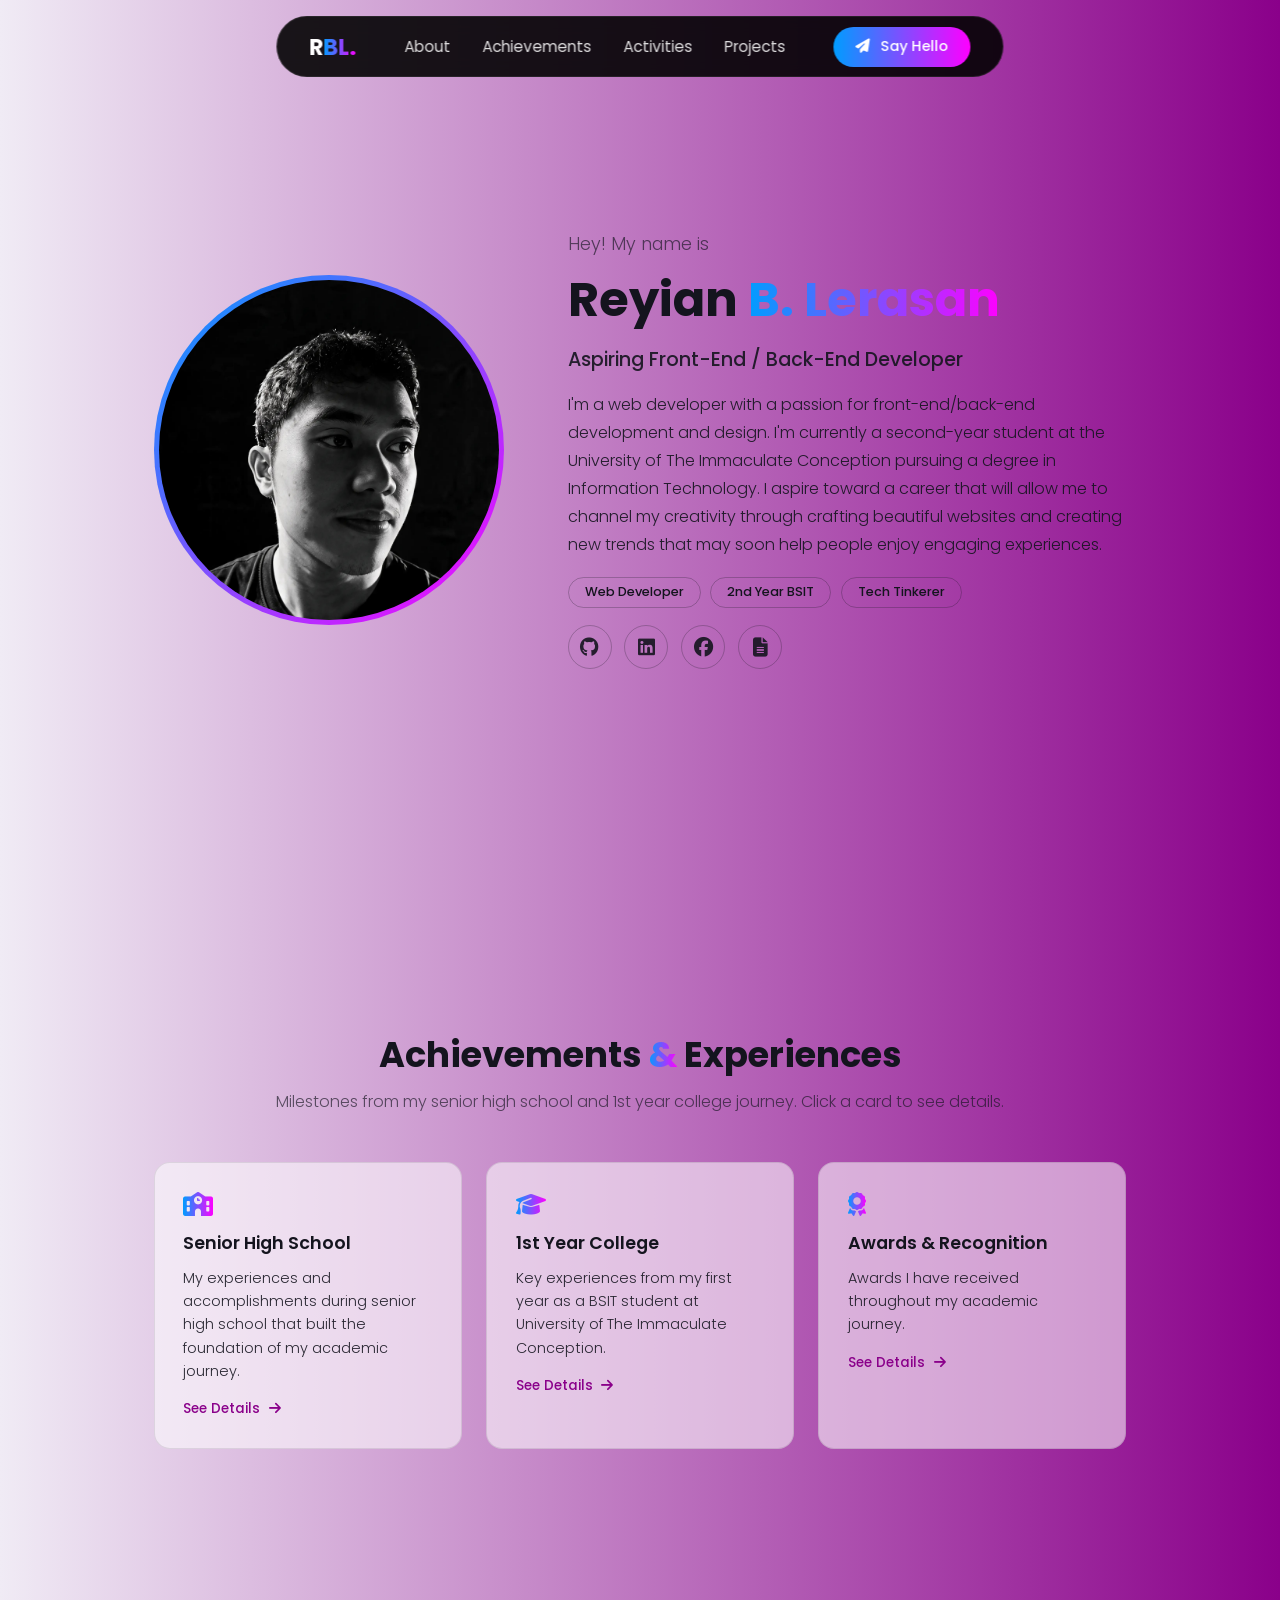
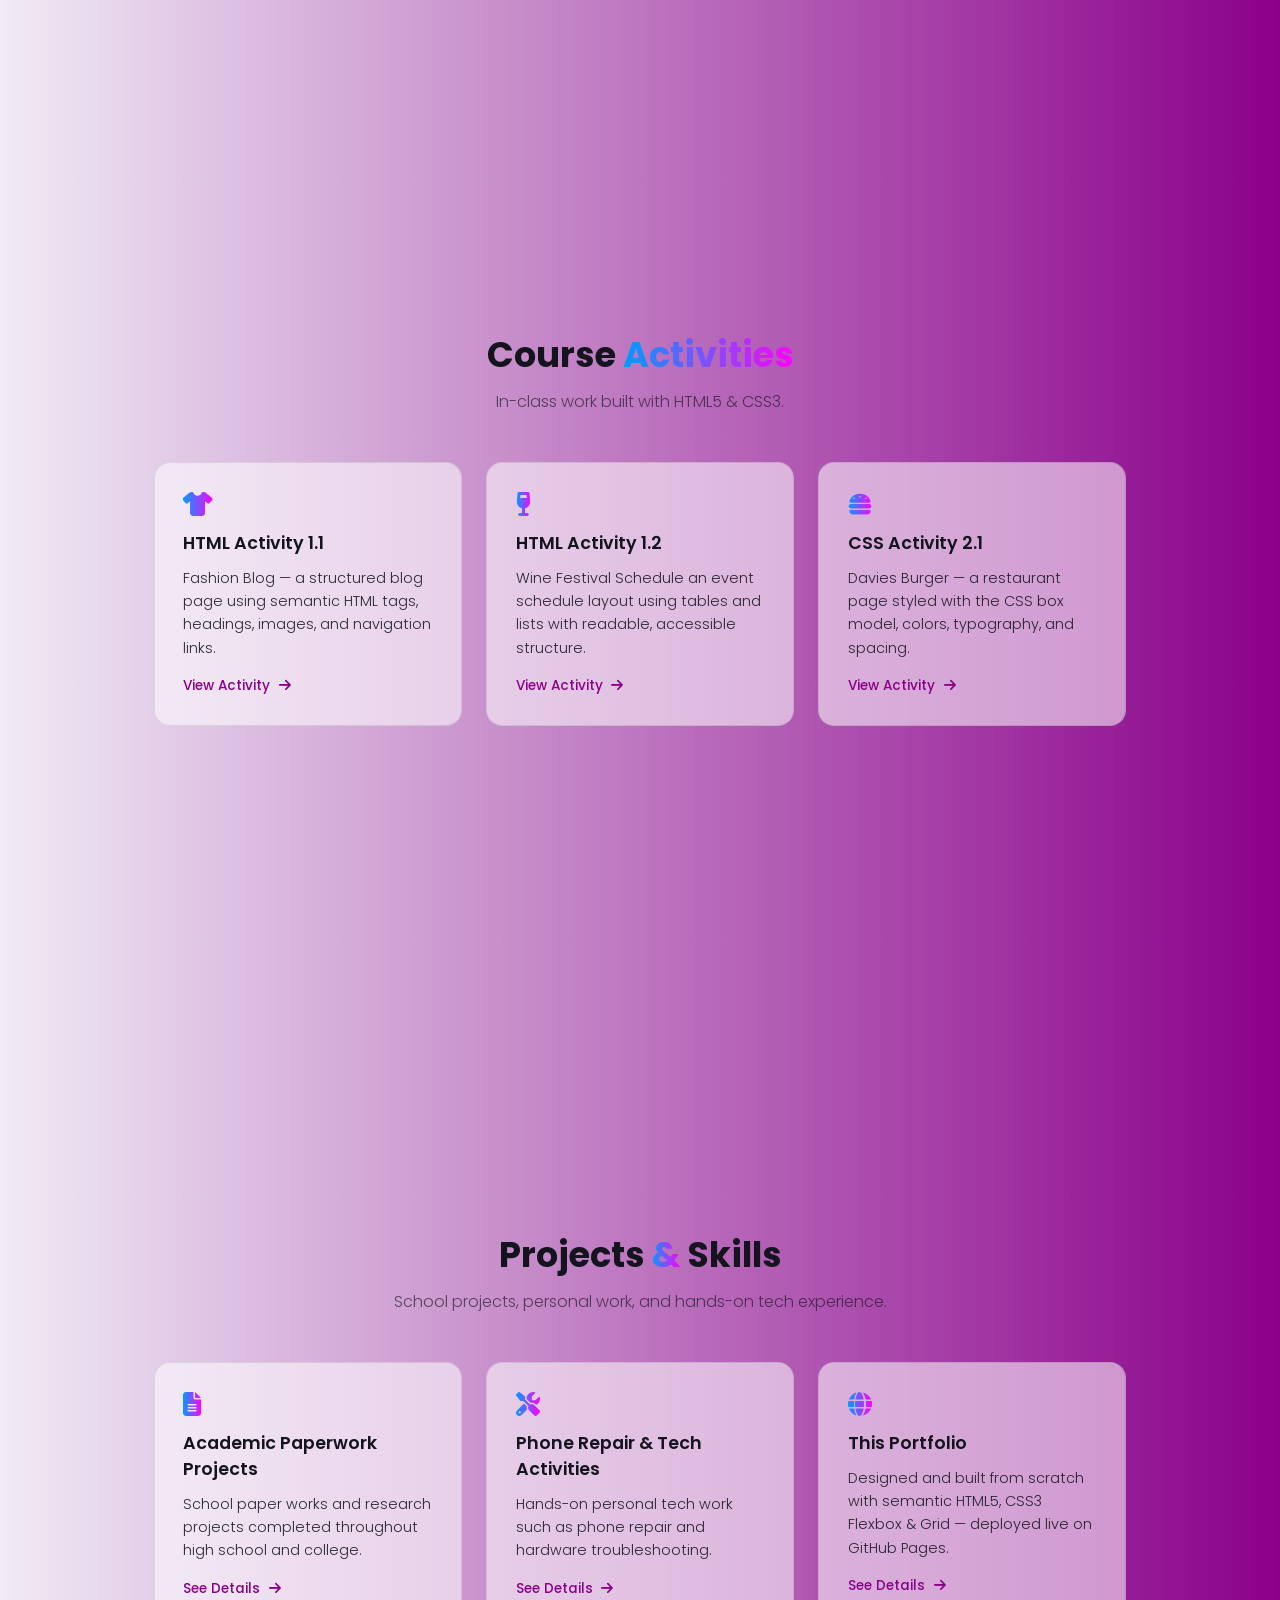
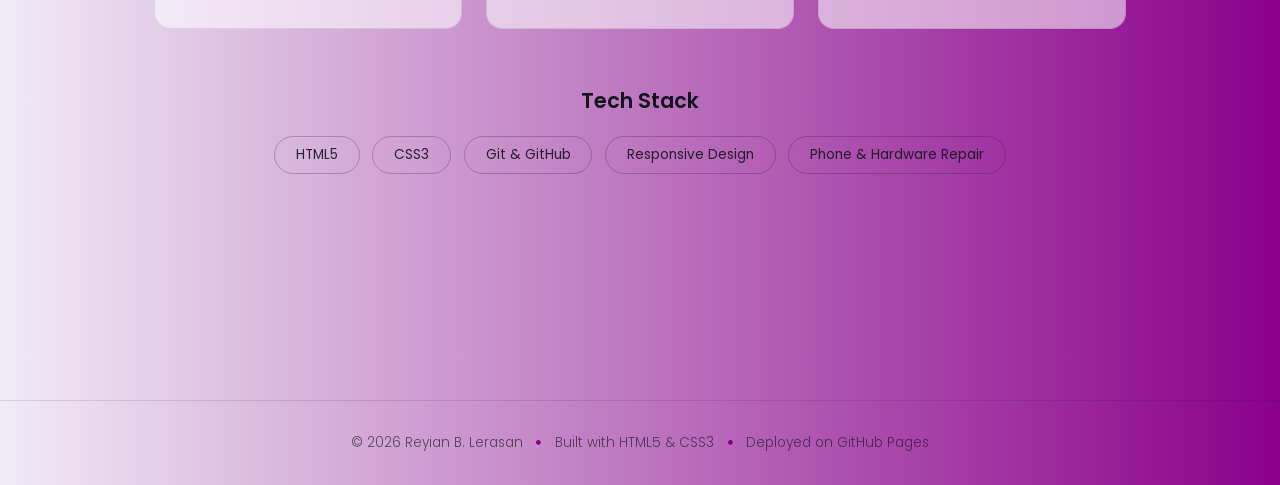
<file: index.html>
<!DOCTYPE html>
<html lang="en">
<head>
    <!-- ========== PAGE META ==========-->
        
    <meta charset="UTF-8">
    <meta name="viewport" content="width=device-width, initial-scale=1.0">
    <meta name="description" content="Personal portfolio of Reyian Lerasan — IT student at University of The Immaculate Conception, aspiring front-end/back-end developer.">
    <title>RBL | Portfolio</title>
    <!-- Google Font: Poppins -->
    <link rel="preconnect" href="https://fonts.googleapis.com"> <!-- Tells your browser to open a fast connection to Google's stylesheet server-->
    <link rel="preconnect" href="https://fonts.gstatic.com" crossorigin>
    <link href="https://fonts.googleapis.com/css2?family=Poppins:wght@300;400;500;600;700&display=swap" rel="stylesheet">
    <!-- Font Awesome 6 (CDN) — provides all icons on this site.
         Free icons only: solid (fa-solid) + brands (fa-brands). -->
    <link rel="stylesheet" href="https://cdnjs.cloudflare.com/ajax/libs/font-awesome/6.5.2/css/all.min.css">
    <link rel="stylesheet" href="style.css">
</head>
<body>

<!-- ================================================================
         HEADER / NAVIGATION
 ============================================================== -->

    <header class="header">
        <!-- Logo: RBL. -->
        <a href="#about" class="logo">R<span>BL.</span></a>

        <!-- ========== MOBILE BURGER TOGGLE ========== -->
        <input type="checkbox" id="menu-toggle">
        <label for="menu-toggle" class="burger" aria-label="Open navigation menu">
            <span></span>
            <span></span>
            <span></span>
        </label>

        <nav>
            <ul class="nav-list">
                <li><a href="#about">About</a></li>
                <li><a href="#achievements">Achievements</a></li>
                <li><a href="#activities">Activities</a></li>
                <li><a href="#projects">Projects</a></li>
                <!-- Drawer-only CTA: visible on mobile since .visit-btn hides -->
                <li class="nav-cta"><a href="mailto:rlerasan_24000000@uic.edu.ph"><i class="fa-solid fa-paper-plane"></i> Say Hello</a></li>
            </ul>
        </nav>
        <!-- CTA button — point href to your email -->
        <a href="mailto:rlerasan_24000000@uic.edu.ph" class="visit-btn"><i class="fa-solid fa-paper-plane"></i> Say Hello</a>
    </header>

    <!-- ================================================================
         ABOUT ME SECTION
         circular profile photo on the left, intro text on the right.
         ================================================================ -->
    <section id="about" class="about">
        <div class="about-container">

            <!-- ========== PROFILE PHOTO ========== -->
            <img src="system/profile.jpg" alt="Photo of Reyian Lerasan" class="profile-img">

            <div class="info-box">
                <p class="greeting">Hey! My name is</p>
                <!--  full name. The <span> gets the gradient color. -->
                <h1 class="name">Reyian <span>B. Lerasan</span></h1>
                <p class="tagline">Aspiring Front-End / Back-End Developer</p>

                <!-- ========== YOUR INTRODUCTION ========== -->
                <p class="bio">
                    I'm a web developer with a passion for front-end/back-end development
                    and design. I'm currently a second-year student at the
                    University of The Immaculate Conception pursuing a degree in
                    Information Technology. I aspire toward a career that will allow me
                    to channel my creativity through crafting beautiful websites and
                    creating new trends that may soon help people enjoy engaging experiences.
                </p>

                <!-- ========== SELF-PROCLAMATION BADGES ========== -->
                <ul class="badges">
                    <li>Web Developer</li>
                    <li>2nd Year BSIT</li>
                    <li>Tech Tinkerer</li>
                </ul>

                <!-- ========== SOCIAL LINKS (circle icons) ========== -->
                <div class="socials">
                    <a href="https://github.com/LerasanReyian" target="_blank" rel="noopener" aria-label="GitHub"><i class="fa-brands fa-github"></i></a>
                    <a href="https://www.linkedin.com/in/lerasan-b0b563327/" target="_blank" rel="noopener" aria-label="LinkedIn"><i class="fa-brands fa-linkedin"></i></a>
                    <a href="https://www.facebook.com/reyian.lerasan" target="_blank" rel="noopener" aria-label="Facebook"><i class="fa-brands fa-facebook"></i></a>
                    <!-- CV icon — opens the PDF in a new tab (browsers render
                         PDFs inline). Uses the fa-file-lines icon. -->
                    <a href="system/CV.pdf" target="_blank" rel="noopener" aria-label="View CV (PDF)"><i class="fa-solid fa-file-lines"></i></a>
                </div>
            </div>
        </div>
    </section>

    <!-- ================================================================
        ACHIEVEMENTS & EXPERIENCES SECTION
         ================================================================ -->
    <section id="achievements">
        <h2 class="section-title">Achievements <span>&amp;</span> Experiences</h2>
        <p class="section-sub">Milestones from my senior high school and 1st year college journey. Click a card to see details.</p>

        <div class="card-grid">
            <!-- ========== CARD: SENIOR HIGH SCHOOL ==========
                 Clicking this card opens achievements.html#shs —
                 a dedicated page with full details + place for proof. -->
            <a href="achievements.html#shs" target="_self" class="card">
                <i class="fa-solid fa-school card-icon"></i>
                <h3>Senior High School</h3>
                <p>My experiences and accomplishments during senior high school that built the foundation of my academic journey.</p>
                <span class="card-link">See Details <i class="fa-solid fa-arrow-right"></i></span>
            </a>

            <!-- ========== CARD: 1ST YEAR COLLEGE ==========
                 Links to achievements.html#college.-->
            <a href="achievements.html#college" target="_self" class="card">
                <i class="fa-solid fa-graduation-cap card-icon"></i>
                <h3>1st Year College</h3>
                <p>Key experiences from my first year as a BSIT student at University of The Immaculate Conception.</p>
                <span class="card-link">See Details <i class="fa-solid fa-arrow-right"></i></span>
            </a>

            <!-- ========== CARD: AWARDS ==========
                 Links to achievements.html#awards.-->
            <a href="achievements.html#awards" target="_self" class="card">
                <i class="fa-solid fa-award card-icon"></i>
                <h3>Awards &amp; Recognition</h3>
                <p>Awards I have received throughout my academic journey.</p>
                <span class="card-link">See Details <i class="fa-solid fa-arrow-right"></i></span>
            </a>
        </div>
    </section>

    <!-- ================================================================
         COURSE ACTIVITIES SECTION
         ================================================================ -->
    <section id="activities">
        <h2 class="section-title">Course <span>Activities</span></h2>
        <p class="section-sub">In-class work built with HTML5 &amp; CSS3.</p>

        <div class="card-grid">
            <!-- ========== HTML ACTIVITY 1.1 ==========
                 Fashion Blog link. -->
            <article class="card">
                <i class="fa-solid fa-shirt card-icon"></i>
                <h3>HTML Activity 1.1</h3>
                <p>Fashion Blog — a structured blog page using semantic HTML tags, headings, images, and navigation links.</p>
                <a href="https://lerasanreyian.github.io/Activity/index.html" target="_blank" rel="noopener" class="card-link">View Activity <i class="fa-solid fa-arrow-right"></i></a>
            </article>

            <!-- ========== HTML ACTIVITY 1.2 ==========
            Wine Festival Schedule link. -->
            <article class="card">
                <i class="fa-solid fa-wine-glass card-icon"></i>
                <h3>HTML Activity 1.2</h3>
                <p>Wine Festival Schedule  an event schedule layout using tables and lists with readable, accessible structure.</p>
                <a href="https://lerasanreyian.github.io/Activity/wineFestival.html" target="_blank" rel="noopener" class="card-link">View Activity <i class="fa-solid fa-arrow-right"></i></a>
            </article>

            <!-- ========== CSS ACTIVITY 2.1 ==========
             Davies Burger link. -->
            <article class="card">
                <i class="fa-solid fa-burger card-icon"></i>
                <h3>CSS Activity 2.1</h3>
                <p>Davies Burger — a restaurant page styled with the CSS box model, colors, typography, and spacing.</p>
                <a href="https://lerasanreyian.github.io/Activity/davies-burger-main/" target="_blank" rel="noopener" class="card-link">View Activity <i class="fa-solid fa-arrow-right"></i></a>
            </article>
        </div>
    </section>

    <!-- ========== PROJECTS & SKILLS SECTION ========== -->
    <section id="projects">
        <h2 class="section-title">Projects <span>&amp;</span> Skills</h2>
        <p class="section-sub">School projects, personal work, and hands-on tech experience.</p>

        <div class="card-grid">
            <!-- ========== CARD: PAPERWORK PROJECTS ==========
                 Clicking opens projects.html#paperworks with full details. -->
            <a href="projects.html#paperworks" target="_self" class="card">
                <i class="fa-solid fa-file-lines card-icon"></i>
                <h3>Academic Paperwork Projects</h3>
                <p>School paper works and research projects completed throughout high school and college.</p>
                <span class="card-link">See Details <i class="fa-solid fa-arrow-right"></i></span>
            </a>

            <!-- ========== CARD: PERSONAL TECH ACTIVITIES ==========
                 Links to projects.html#phone-repair. -->
            <a href="projects.html#phone-repair" target="_self" class="card">
                <i class="fa-solid fa-screwdriver-wrench card-icon"></i>
                <h3>Phone Repair &amp; Tech Activities</h3>
                <p>Hands-on personal tech work such as phone repair and hardware troubleshooting.</p>
                <span class="card-link">See Details <i class="fa-solid fa-arrow-right"></i></span>
            </a>

            <!-- ========== CARD: THIS PORTFOLIO ==========
                 Links to projects.html#portfolio for build details. -->
            <a href="projects.html#portfolio" target="_self" class="card">
                <i class="fa-solid fa-globe card-icon"></i>
                <h3>This Portfolio</h3>
                <p>Designed and built from scratch with semantic HTML5, CSS3 Flexbox &amp; Grid — deployed live on GitHub Pages.</p>
                <span class="card-link">See Details <i class="fa-solid fa-arrow-right"></i></span>
            </a>
        </div>

        <!-- ========== SKILLS TAG LIST ========== -->
        <div class="skills">
            <h3>Tech Stack</h3>
            <ul class="skill-list">
                <li>HTML5</li>
                <li>CSS3</li>
                <li>Git &amp; GitHub</li>
                <li>Responsive Design</li>
                <li>Phone &amp; Hardware Repair</li>
            </ul>
        </div>
    </section>

    <!-- ========== FOOTER ==========
          Update the name/year. -->
    <footer class="footer">
        <p>&copy; 2026 Reyian B. Lerasan <i class="fa-solid fa-circle footer-dot"></i> Built with HTML5 &amp; CSS3 <i class="fa-solid fa-circle footer-dot"></i> Deployed on GitHub Pages</p>
    </footer>

</body>
</html>
</file>
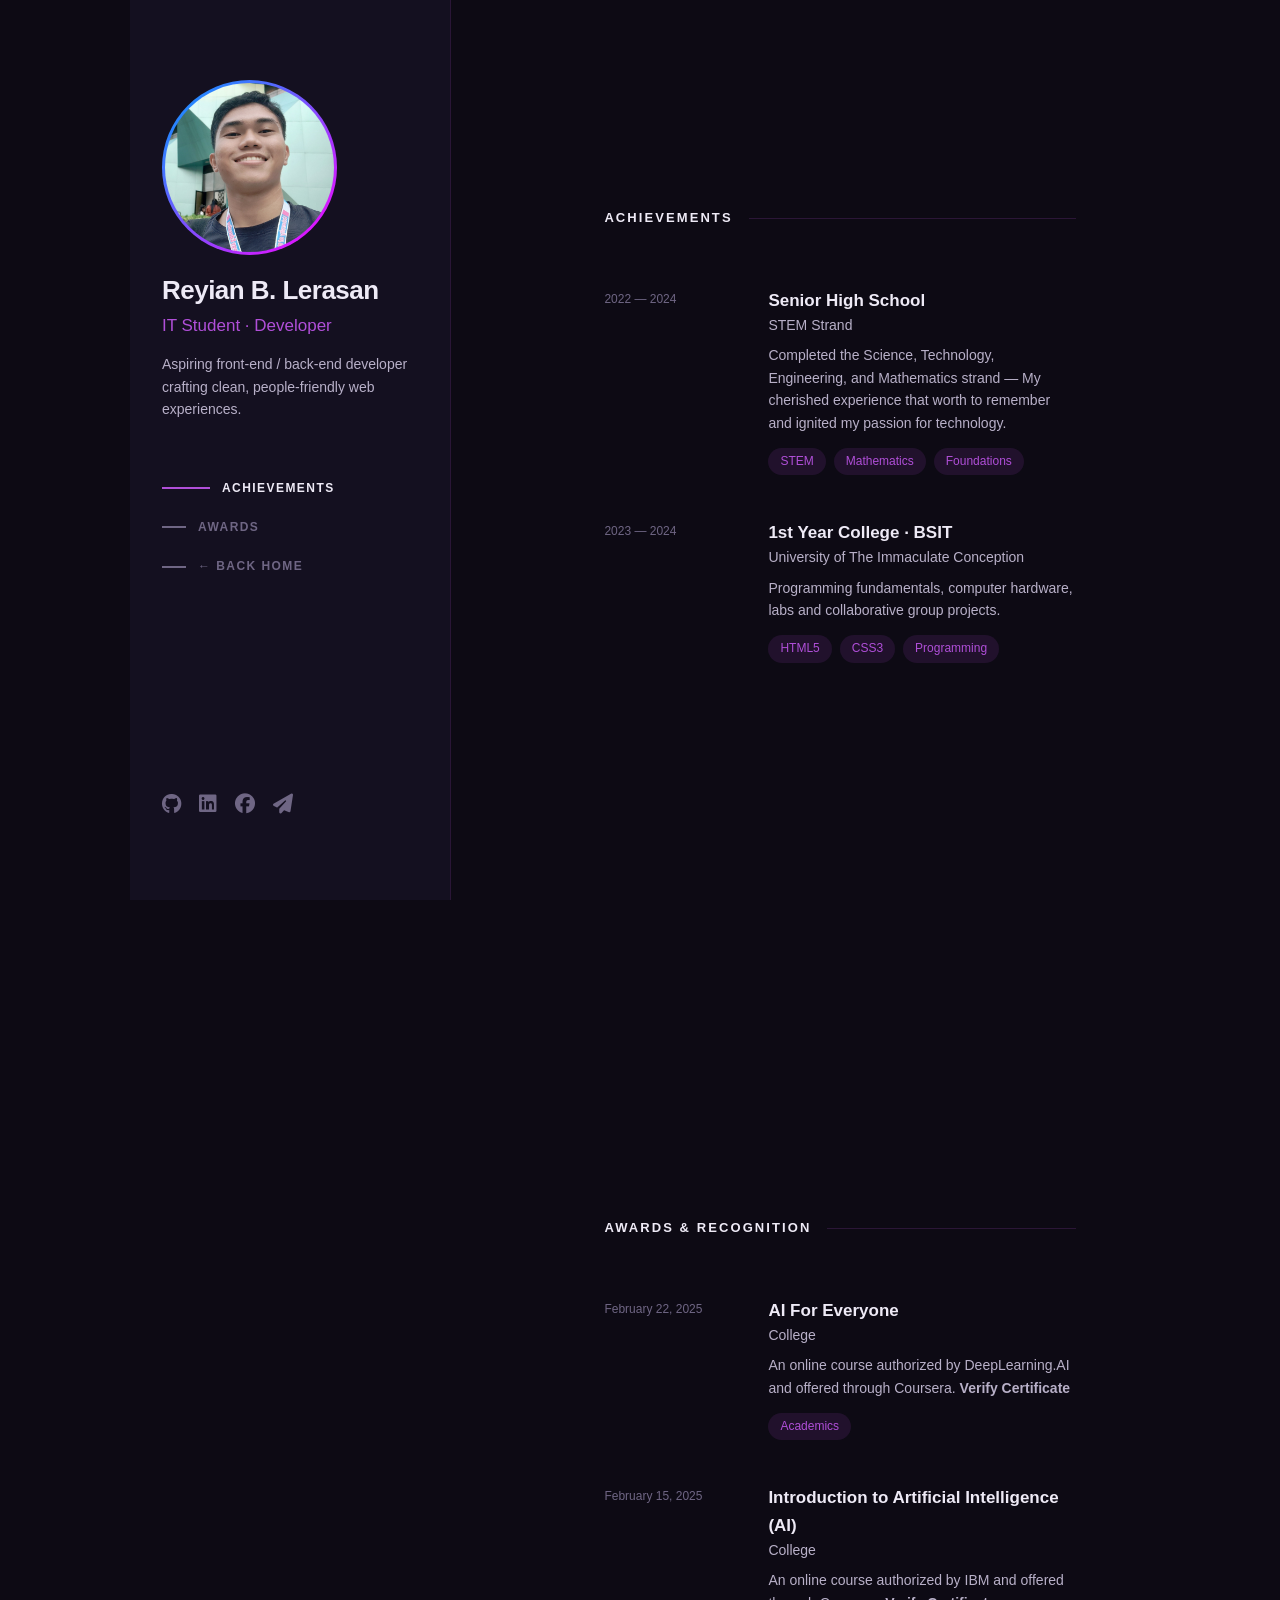
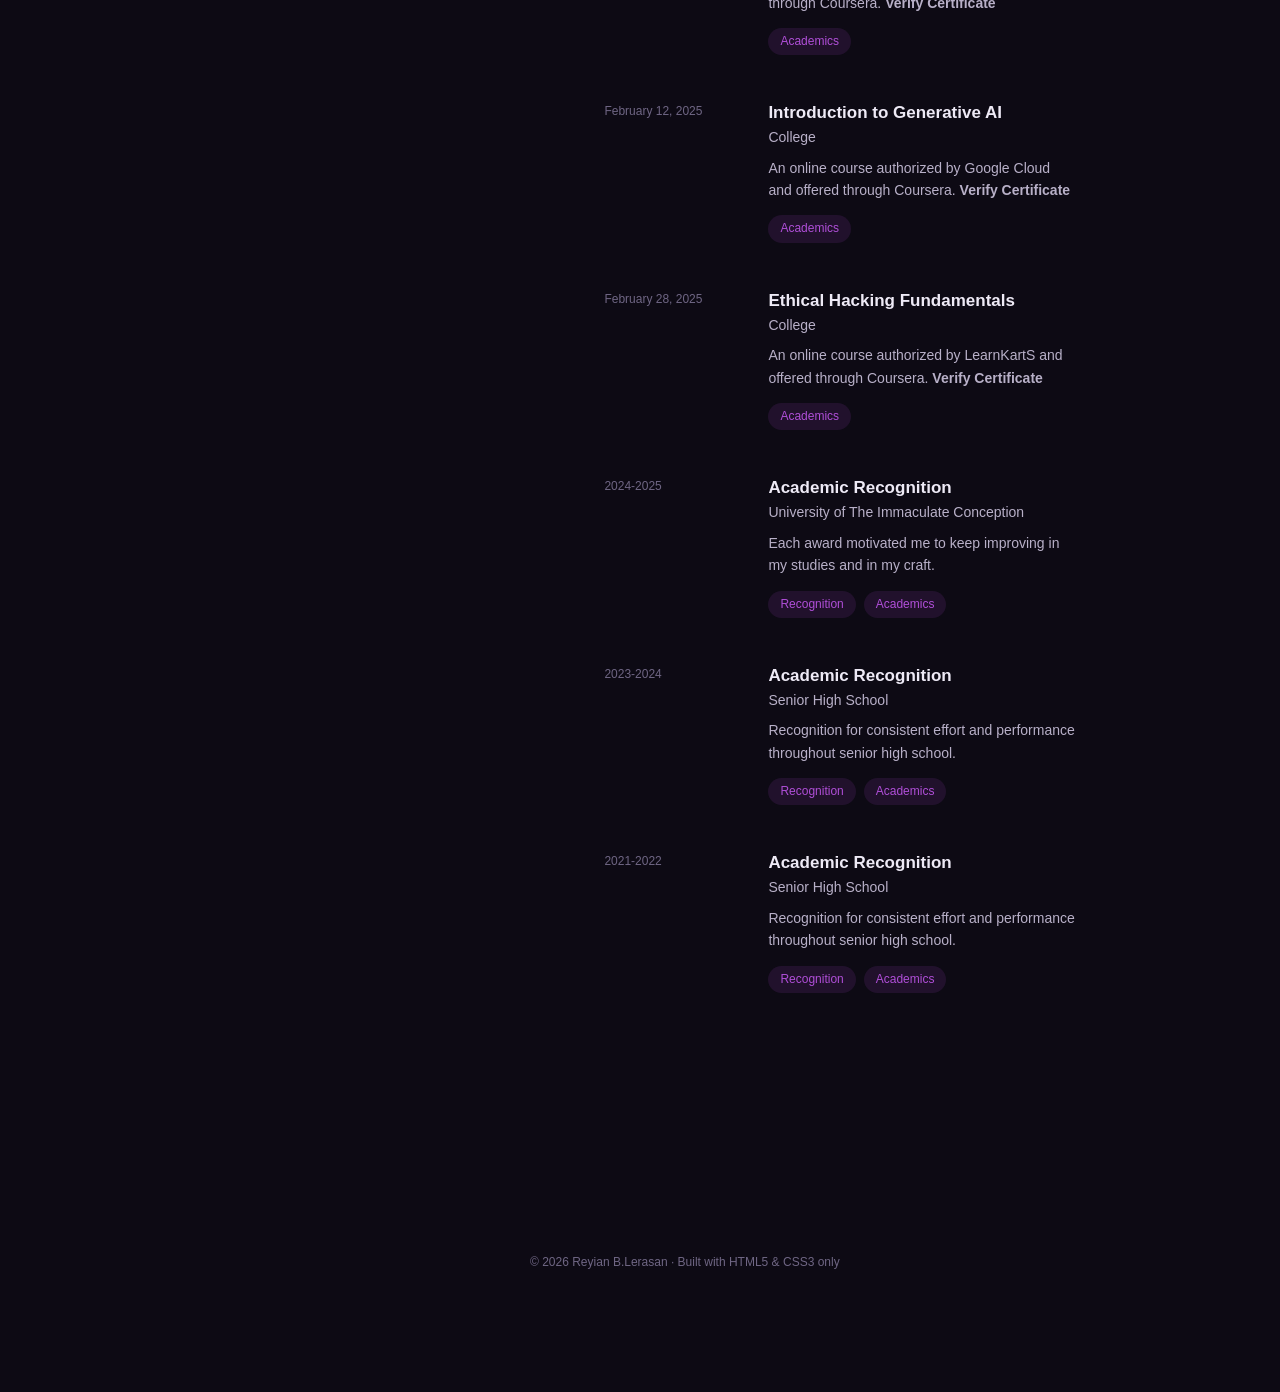
<file: achievements.html>
<!DOCTYPE html>
<html lang="en">
<head>
  <!--- =========================
       ACHIEVEMENTS — sidebar blueprint page
       ==============================-->
  <meta charset="UTF-8">
  <meta name="viewport" content="width=device-width, initial-scale=1.0">
  <meta name="description" content="Achievements and experiences of Reyian Lerasan — senior high school, college, and awards.">
  <title>Achievements &amp; Experiences | Reyian Lerasan</title>

  <!-- Font: Inter — the same typeface family the reference site uses -->
  <link rel="preconnect" href="https://fonts.googleapis.com">
  <link rel="preconnect" href="https://fonts.gstatic.com" crossorigin>
  <link href="https://fonts.googleapis.com/css2?family=Inter:wght@300;400;500;600;700&display=swap" rel="stylesheet">
  <link rel="stylesheet" href="https://cdnjs.cloudflare.com/ajax/libs/font-awesome/6.5.2/css/all.min.css">
  <!-- All CSS lives in style.css (see the .shell section at the bottom) -->
  <link rel="stylesheet" href="style.css">
</head>
<body>

  <!-- ================================================================
       PAGE SHELL
       NOTE: the drawer controls live INSIDE the shell, before the
       sidebar, because the CSS opens the drawer with the sibling
       selector:  #drawer-toggle:checked ~ .sidebar
       ================================================================ -->
  <div class="shell">

    <!-- ---- Mobile drawer controls (visible only on small screens) ----
          the checkbox holds the open/closed state, .burger is
         the floating button, and .backdrop is an invisible label that
         unchecks the box when tapped. Must stay siblings of .sidebar
         for the :checked ~ selector. -->
    <input type="checkbox" id="drawer-toggle" aria-label="Open menu">
    <label class="burger" for="drawer-toggle" aria-label="Toggle navigation drawer">
      <span></span><span></span><span></span>
    </label>
    <label class="backdrop" for="drawer-toggle" aria-label="Close menu"></label>

    <!-- ==============================================================
         LEFT SIDEBAR — identity
         ============================================================== -->
    <aside class="sidebar">
      <div class="sidebar-inner">
        <!-- Profile photo — same circular gradient-ring style as the About page -->
        <img src="system/profile3.jpeg" alt="Photo of Reyian Lerasan" class="profile-img">

        <!-- Name / role / tagline -->
        <h1 class="profile-name">Reyian B. Lerasan</h1>
        <p class="profile-role">IT Student · Developer</p>
        <p class="profile-tag">Aspiring front-end / back-end developer crafting clean, people-friendly web experiences.</p>

        <!-- Anchor nav. Each link sits inside a <label for="drawer-toggle">
             so one tap both navigates (the <a>) and closes the drawer
             (the label unchecks the checkbox) — pure HTML/CSS. -->
        <nav class="side-nav" aria-label="Page sections">
          <label for="drawer-toggle"><a href="#achievements" class="active">Achievements</a></label>
          <label for="drawer-toggle"><a href="#awards">Awards</a></label>
          <label for="drawer-toggle"><a href="index.html">← Back Home</a></label>
        </nav>
      </div>

      <!-- Social links -->
      <div class="side-socials">
        <a href="https://github.com/LerasanReyian" target="_blank" rel="noopener" aria-label="GitHub"><i class="fa-brands fa-github"></i></a>
        <a href="https://www.linkedin.com/in/lerasan-b0b563327/" target="_blank" rel="noopener" aria-label="LinkedIn"><i class="fa-brands fa-linkedin"></i></a>
        <a href="https://www.facebook.com/" target="_blank" rel="noopener" aria-label="Facebook"><i class="fa-brands fa-facebook"></i></a>
        <a href="mailto:rlerasan_24000000@uic.edu.ph" aria-label="Email"><i class="fa-solid fa-paper-plane"></i></a>
      </div>
    </aside>

    <!-- ==============================================================
         RIGHT CONTENT COLUMN
         ============================================================== -->
    <main class="content">

      <!-- ============ ACHIEVEMENTS ============
           Each row is an <a href="#zoom-..."> — clicking it opens the
           matching .modal below via the CSS :target selector.
           To re-theme: swap the href + the modal id + img src together. -->
      <section id="achievements" class="section">
        <h2>Achievements</h2>
        <ul>
          <li class="xp-item" id="shs">
            <a class="xp-link" href="#zoom-shs">
              <span class="xp-view">View</span>
              <span class="xp-date">2022 — 2024</span>
              <div>
                <h3 class="xp-role">Senior High School</h3>
                <p class="xp-org">STEM Strand</p>
                <p class="xp-desc">Completed the Science, Technology, Engineering, and Mathematics strand — My cherished experience that worth to remember and ignited my passion for technology.</p>
                <ul class="xp-tags"><li>STEM</li><li>Mathematics</li><li>Foundations</li></ul>
              </div>
            </a>
          </li>

          <li class="xp-item" id="college">
            <a class="xp-link" href="#zoom-college">
              <span class="xp-view">View</span>
              <span class="xp-date">2023 — 2024</span>
              <div>
                <h3 class="xp-role">1st Year College · BSIT</h3>
                <p class="xp-org">University of The Immaculate Conception</p>
                <p class="xp-desc">Programming fundamentals, computer hardware, labs and collaborative group projects.</p>
                <ul class="xp-tags"><li>HTML5</li><li>CSS3</li><li>Programming</li></ul>
              </div>
            </a>
          </li>
        </ul>
      </section>

      <!-- ============ AWARDS ============ -->
      <section id="awards" class="section">
        <h2>Awards &amp; Recognition</h2>
        <ul>

          <li class="xp-item">
            <a class="xp-link" href="system/ai-for-cert.pdf" target="_blank" rel="noopener" aria-label="AI For Everyone Certificate">
              <span class="xp-view">View</span>
              <span class="xp-date">February 22, 2025</span>
              <div>
                <h3 class="xp-role">AI For Everyone </h3>
                <p class="xp-org">College</p>
                <p class="xp-desc">An online course authorized by DeepLearning.AI and offered through Coursera. <a href="https://coursera.org/verify/XH4BGR73VHUD" target="_blank" rel="noopener" aria-label="View Coursera Certificate"> <strong>Verify Certificate</strong></a> </p>
                <ul class="xp-tags"><li>Academics</li></ul>
              </div>
            </a>
          </li>

           <li class="xp-item">
            <a class="xp-link" href="system/ia-cert.pdf" target="_blank" rel="noopener" aria-label="Introduction to Artificial Intelligence (AI)">
              <span class="xp-view">View</span>
              <span class="xp-date">February 15, 2025</span>
              <div>
                <h3 class="xp-role">Introduction to Artificial Intelligence (AI)</h3>
                <p class="xp-org">College</p>
                <p class="xp-desc">An online course authorized by IBM and offered through Coursera. <a href="https://coursera.org/verify/HN9UF9PTAPMQ" target="_blank" rel="noopener" aria-label="View Coursera Certificate"> <strong>Verify Certificate</strong></a></p>
                <ul class="xp-tags"><li>Academics</li></ul>
              </div>
            </a>
          </li>

          <li class="xp-item">
            <a class="xp-link" href="system/IG-cert.pdf" target="_blank" rel="noopener" aria-label="Introduction to Generative AI">
              <span class="xp-view">View</span>
              <span class="xp-date">February 12, 2025</span>
              <div>
                <h3 class="xp-role">Introduction to Generative AI</h3>
                <p class="xp-org">College</p>
                <p class="xp-desc">An online course authorized by Google Cloud and offered through Coursera. <a href="https://coursera.org/verify/N647ZB0DB2GS" target="_blank" rel="noopener" aria-label="View Coursera Certificate"> <strong>Verify Certificate</strong></a></p>
                <ul class="xp-tags"><li>Academics</li></ul>
              </div>
            </a>
          </li>

          <li class="xp-item">
            <a class="xp-link" href="system/ethicalH-cert.pdf" target="_blank" rel="noopener" aria-label="Ethical Hacking Fundamentals">
              <span class="xp-view">View</span>
              <span class="xp-date">February 28, 2025</span>
              <div>
                <h3 class="xp-role">Ethical Hacking Fundamentals</h3>
                <p class="xp-org">College</p>
                <p class="xp-desc">An online course authorized by LearnKartS and offered through Coursera. <a href="https://coursera.org/verify/CRMPEODU1IJ1" target="_blank" rel="noopener" aria-label="View Coursera Certificate"> <strong>Verify Certificate</strong></a></p>
                <ul class="xp-tags"><li>Academics</li></ul>
              </div>
            </a>
          </li>

          <li class="xp-item">
            <a class="xp-link" href="#zoom-award-3">
              <span class="xp-view">View</span>
              <span class="xp-date">2024-2025</span>
              <div>
                <h3 class="xp-role">Academic Recognition</h3>
                <p class="xp-org">University of The Immaculate Conception</p>
                <p class="xp-desc">Each award motivated me to keep improving in my studies and in my craft.</p>
                <ul class="xp-tags"><li>Recognition</li><li>Academics</li></ul>
              </div>
            </a>
          </li>

          <li class="xp-item">
            <a class="xp-link" href="#zoom-award-1">
              <span class="xp-view">View</span>
              <span class="xp-date">2023-2024</span>
              <div>
                <h3 class="xp-role">Academic Recognition</h3>
                <p class="xp-org">Senior High School</p>
                <p class="xp-desc">Recognition for consistent effort and performance throughout senior high school.</p>
                <ul class="xp-tags"><li>Recognition</li><li>Academics</li></ul>
              </div>
            </a>
          </li>

          <li class="xp-item">
            <a class="xp-link" href="#zoom-award-2">
              <span class="xp-view">View</span>
              <span class="xp-date">2021-2022</span>
              <div>
                <h3 class="xp-role">Academic Recognition</h3>
                <p class="xp-org">Senior High School</p>
                <p class="xp-desc">Recognition for consistent effort and performance throughout senior high school.</p>
                <ul class="xp-tags"><li>Recognition</li><li>Academics</li></ul>
              </div>
            </a>
          </li>

        </ul>
      </section>

      <p class="page-footer-note">
        © 2026 Reyian B.Lerasan · Built with HTML5 &amp; CSS3 only
      </p>
    </main>

  <!-- ================================================================
       MODALS — one per achievement, opened by the :target selector.
       To add a new one: copy a block, change the id, img src, caption,
       and point a row's href at "that #id". Modals live inside .shell
       so they inherit the scoped design tokens from style.css.
       ================================================================ -->
  <div class="modal" id="zoom-shs" role="dialog" aria-modal="true" aria-label="Senior High School photos">
    <a class="modal-backdrop" href="#_" aria-label="Close"></a>
    <figure class="modal-figure">
      <input type="radio" name="shs-carousel" id="shs-1" checked>
      <input type="radio" name="shs-carousel" id="shs-2">
      <input type="radio" name="shs-carousel" id="shs-3">
      <input type="radio" name="shs-carousel" id="shs-4">
      <input type="radio" name="shs-carousel" id="shs-5">
      <input type="radio" name="shs-carousel" id="shs-6">
      <input type="radio" name="shs-carousel" id="shs-7">

      <div class="car-viewport">
        <div class="car-track shs-track">
          <label class="car-slide" for="shs-2">
            <img class="modal-img" src="system/evidence-shs.jpeg" alt="Senior High School — photo 1">
          </label>

          <label class="car-slide" for="shs-3">
            <!-- Placeholder: swap src to your second SHS photo -->
            <img class="modal-img" src="system/shs1.jpg" alt="Senior High School — photo 2">
          </label>

          <label class="car-slide" for="shs-4">
            <!-- Placeholder: swap src to your second SHS photo -->
            <img class="modal-img" src="system/shs2.jpg" alt="Senior High School — photo 2">
          </label>

          <label class="car-slide" for="shs-5">
            <!-- Placeholder: swap src to your second SHS photo -->
            <img class="modal-img" src="system/shs3.jpeg" alt="Senior High School — photo 2">
          </label>

          <label class="car-slide" for="shs-6">
            <!-- Placeholder: swap src to your second SHS photo -->
            <img class="modal-img" src="system/shs4.jpeg" alt="Senior High School — photo 2">
          </label>

          <label class="car-slide" for="shs-7">
            <!-- Placeholder: swap src to your second SHS photo -->
            <img class="modal-img" src="system/shs5.jpeg" alt="Senior High School — photo 2">
          </label>

            <label class="car-slide" for="shs-1">
                <!-- Placeholder: swap src to your second SHS photo -->
                <img class="modal-img" src="system/shs6.jpeg" alt="Senior High School — photo 2">
        </div>
      </div>
      <figcaption class="modal-caption">Senior High School — STEM Strand · <strong>tap a photo to see the next</strong></figcaption>
    </figure>
    <a class="modal-close" href="#_" aria-label="Close">✕</a>
  </div>

  <!-- ---- COLLEGE MODAL — CSS-only carousel ----
       Same pattern as shs. Slide 2 is a placeholder until you add
       a second college photo (e.g. system/evidence-college-2.jpg). -->
  <div class="modal" id="zoom-college" role="dialog" aria-modal="true" aria-label="1st Year College photos">
    <a class="modal-backdrop" href="#_" aria-label="Close"></a>
    <figure class="modal-figure">
      <input type="radio" name="college-carousel" id="college-1" checked>
      <input type="radio" name="college-carousel" id="college-2">
      <input type="radio" name="college-carousel" id="college-2">
      <input type="radio" name="college-carousel" id="college-3">
      <input type="radio" name="college-carousel" id="college-4">
      <input type="radio" name="college-carousel" id="college-5">
      <input type="radio" name="college-carousel" id="college-6">
      

      <div class="car-viewport">
        <div class="car-track college-track">
          <label class="car-slide" for="college-2">
            <img class="modal-img" src="system/c1.jpg" alt="1st Year College — photo 1">
          </label>

          <label class="car-slide" for="college-3">
            <!-- Placeholder: swap src to your second college photo -->
            <img class="modal-img" src="system/c2.jpg" alt="1st Year College — photo 2">
          </label>

          <label class="car-slide" for="college-4">
            <!-- Placeholder: swap src to your second college photo -->
            <img class="modal-img" src="system/c3.jpg" alt="1st Year College — photo 2">
          </label>

          <label class="car-slide" for="college-5">
            <!-- Placeholder: swap src to your second college photo -->
            <img class="modal-img" src="system/c4.jpeg" alt="1st Year College — photo 2">
          </label>

          <label class="car-slide" for="college-6">
            <!-- Placeholder: swap src to your second college photo -->
            <img class="modal-img" src="system/c5.jpeg" alt="1st Year College — photo 2">
          </label>

          <label class="car-slide" for="college-1">
            <!-- Placeholder: swap src to your second college photo -->
            <img class="modal-img" src="system/c6.jpeg" alt="1st Year College — photo 2">
          </label>

        </div>
      </div>
      <figcaption class="modal-caption">1st Year College — BSIT, UIC · <strong>tap a photo to see the next</strong></figcaption>
    </figure>
    <a class="modal-close" href="#_" aria-label="Close">✕</a>
  </div>

  <div class="modal" id="zoom-award-1" role="dialog" aria-modal="true" aria-label="SHS award">
    <a class="modal-backdrop" href="#_" aria-label="Close"></a>
    <figure class="modal-figure">
      <img class="modal-img" src="system/b1.jpg" alt="Award — Academic Recognition, SHS">
      <figcaption class="modal-caption">Award — Academic Recognition, Senior High School</figcaption>
    </figure>
    <a class="modal-close" href="#_" aria-label="Close">✕</a>
  </div>

  <div class="modal" id="zoom-award-2" role="dialog" aria-modal="true" aria-label="SHS award">
    <a class="modal-backdrop" href="#_" aria-label="Close"></a>
    <figure class="modal-figure">
      <img class="modal-img" src="system/b2.jpg" alt="Award — Academic Recognition, SHS">
      <figcaption class="modal-caption">Award — Academic Recognition, Senior High School</figcaption>
    </figure>
    <a class="modal-close" href="#_" aria-label="Close">✕</a>
  </div>

  <div class="modal" id="zoom-award-3" role="dialog" aria-modal="true" aria-label="College award">
    <a class="modal-backdrop" href="#_" aria-label="Close"></a>
    <figure class="modal-figure">
      <img class="modal-img" src="system/b3.jpg" alt="Award — Academic Recognition, College">
      <figcaption class="modal-caption">Award — Academic Recognition, College</figcaption>
    </figure>
    <a class="modal-close" href="#_" aria-label="Close">✕</a>
  </div>

  </div><!-- /.shell -->

</body>
</html>
</file>
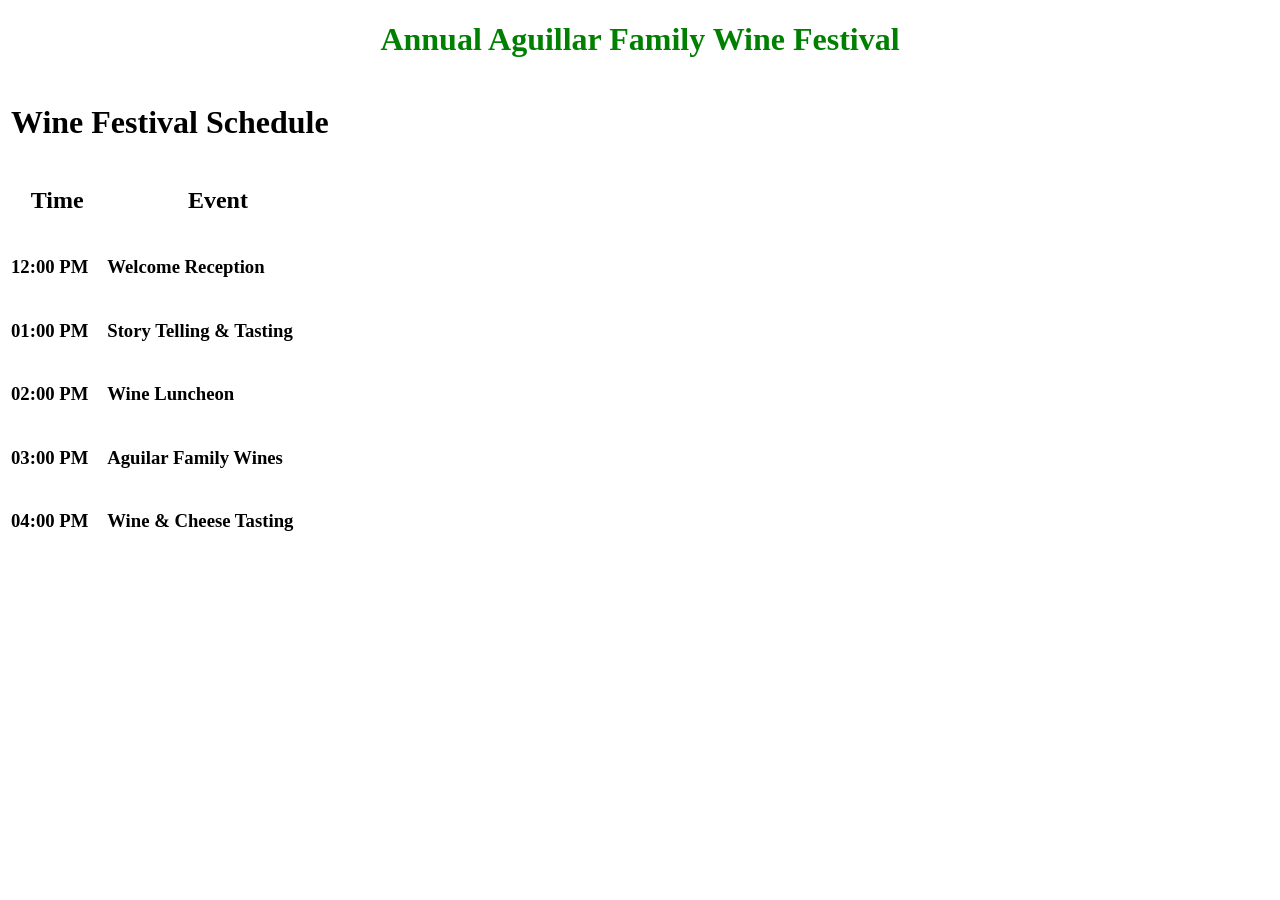
<file: Activity/wineFestival.html>
<!DOCTYPE html>
<html lang="en">
<head>
    <meta charset="UTF-8">
    <meta name="viewport" content="width=device-width, initial-scale=1.0">
    <title>Aguillar Family Wine Festival</title>
</head>
<body>
        <header>
            <h1 style ='color: green;text-align: center;'>
                Annual Aguillar Family Wine Festival
            </h1>
        </header>
        <div class = "container">
            <table>
                <thead>
                    <tr>
                        <th colspan = "2">
                            <h1>Wine Festival Schedule</h1>
                        </th>
                    </tr>
                    <tr>
                        <th>
                            <h2>Time</h2>
                        </th>  
                        <th>
                            <h2>Event</h2>
                        </th>
                    </tr>

                </thead>
                <tbody>
                    <tr>
                        <td  class ="left"><h3>12:00 PM</h3></td>
                        <td class = "left"><h3>Welcome Reception</h3></td>
                </tr>
                    <tr>
                        <td  class ="left"><h3>01:00 PM</h3></td>
                        <td class = "left"><h3>Story Telling & Tasting</h3></td>
                </tr>
                <tr>
                        <td  class ="left"><h3>02:00 PM</h3></td>
                        <td class = "left"><h3>Wine Luncheon</h3></td>
                </tr>
                <tr>
                        <td  class ="left"><h3>03:00 PM</h3></td>
                        <td class = "left"><h3>Aguilar Family Wines</h3></td>
                </tr><tr>
                        <td  class ="left"><h3>04:00 PM</h3></td>
                        <td class = "left"><h3>Wine & Cheese Tasting</h3></td>  
                </tr>
                </tbody>
            </table>
            </section>

        </div>
</body>
</html>
</file>
<file: style.css>
/* ========== BASE RESET ==========
   CSS variables let the dark theme (media query at the bottom)
   re-skin the whole site by just overriding the variables. */
:root {
    --bg: linear-gradient(to right, rgb(240, 235, 245), rgb(138, 0, 138));
    --text: rgba(20, 20, 30, 0.9);
    --text-strong: #14141e;
    --text-muted: rgba(20, 20, 30, 0.65);
    --text-faint: rgba(20, 20, 30, 0.55);
    --card-bg: rgba(255, 255, 255, 0.55);
    --card-bg-hover: rgba(255, 255, 255, 0.8);
    --card-border: rgba(20, 20, 30, 0.1);
    --chip-border: rgba(20, 20, 30, 0.25);
    --footer-border: rgba(20, 20, 30, 0.12);
    --accent: rgb(138, 0, 138);
    --social-hover-bg: #14141e;
    --social-hover-icon: white;
    color-scheme: light; /* tells the browser this page is light by default */
}

* {
    margin: 0;
    padding: 0;
    box-sizing: border-box;
    font-family: 'Poppins', sans-serif;
    text-decoration: none;
    scroll-behavior: smooth; /* smooth anchor scrolling */
    list-style: none;
}

/* ========== TEXT SELECTION HIGHLIGHT ==========
   was the default browser blue — now warm yellow  */
::selection {
    background: rgb(255, 213, 74); /* yellow highlight */
    color: #14141e;                /* dark text stays readable on yellow */
}

/* EDIT: Change the --bg variable in :root above to re-theme the whole site.
   The default pairs a soft lavender-tinted off-white with the purple brand color. */
body {
    background: var(--bg);
    color: var(--text);
    min-height: 100vh;
    transition: background 0.3s ease-in-out, color 0.3s ease-in-out;
}

/* ========== HEADER / NAVIGATION ========== */
.header {
    position: fixed;
    top: 1rem;
    left: 50%;
    transform: translateX(-50%);
    display: flex;                 /* FLEXBOX */
    align-items: center;
    justify-content: center;
    gap: 3rem;
    background-color: rgba(0, 0, 0, 0.89);
    backdrop-filter: blur(8px);
    padding: 0.6rem 2rem;
    border-radius: 3rem;
    z-index: 1000;
    border: 1px solid rgba(255, 255, 255, 0.08);
}

/* Logo: first letter plain, second letter gradient */
.logo {
    color: white;
    font-size: 1.4rem;
    font-weight: 700;
    white-space: nowrap;
    transition: 0.3s ease-in-out;
}

.logo span {
    background: linear-gradient(to right, rgb(0, 157, 255), rgb(255, 0, 255));
    background-clip: text;
    -webkit-background-clip: text;
    color: transparent;
}

.logo:hover {
    transform: scale(1.08);
}

/* Nav links row — FLEXBOX */
.nav-list {
    display: flex;
    gap: 2rem;
}

.nav-list a {
    position: relative;
    color: rgba(255, 255, 255, 0.85);
    font-weight: 400;
    font-size: 0.95rem;
    transition: 0.3s ease-in-out;
}

/* Animated underline that expands on hover */
.nav-list a::before {
    position: absolute;
    content: '';
    width: 0;
    left: 0;
    height: 3px;
    top: 24px;
    border-radius: 1rem;
    transition: 0.3s ease-in-out;
    background: linear-gradient(to right, rgb(0, 157, 255), rgb(255, 0, 255));
}

.nav-list a:hover { color: white; }

.nav-list a:hover::before { width: 100%; }

/* "Say Hello" call-to-action button */
.visit-btn {
    padding: 0.6rem 1.4rem;
    border-radius: 3rem;
    border: none;
    font-weight: 500;
    font-size: 0.9rem;
    color: white;
    cursor: pointer;
    white-space: nowrap;
    transition: 0.3s ease-in-out;
    background: linear-gradient(to right, rgb(0, 157, 255), rgb(255, 0, 255));
}

/* Space between the plane icon and button label */
.visit-btn i { margin-right: 0.4rem; }

.visit-btn:hover {
    background: linear-gradient(to right, rgb(255, 0, 255), rgb(0, 157, 255));
    transform: scale(1.03);
}

/* ========== SECTIONS (shared) ========== */
section {
    min-height: 100vh;
    padding: 8rem 12%;
    width: 100%;
}

.section-title {
    font-size: 2.2rem;
    font-weight: 700;
    text-align: center;
    color: var(--text-strong);
    margin-bottom: 0.5rem;
}

/* Gradient word inside every section title */
.section-title span {
    background: linear-gradient(to right, rgb(0, 157, 255), rgb(255, 0, 255));
    background-clip: text;
    -webkit-background-clip: text;
    color: transparent;
}

.section-sub {
    text-align: center;
    color: var(--text-muted);
    margin-bottom: 3rem;
    font-weight: 300;
}

/* ========== ABOUT ME (Hero) ========== */
/* Two-column hero: photo | intro text — FLEXBOX */
.about {
    display: flex;
    align-items: center;
    justify-content: center;
}

.about-container {
    display: flex;
    align-items: center;
    justify-content: center;
    gap: 4rem;
    max-width: 980px;
}

/* ========== PROFILE PHOTO ==========
   Circular frame with gradient ring.
   Change width/height to resize the photo. */
.profile-img {
    width: 350px;
    height: 350px;
    border-radius: 50%;
    object-fit: cover;         /* crops the photo to fit the circle */
    flex-shrink: 0;
    padding: 5px;
    background: linear-gradient(135deg, rgb(0, 157, 255), rgb(255, 0, 255));
}

/* Intro text column */
.info-box {
    display: flex;             /* FLEXBOX */
    flex-direction: column;
    align-items: flex-start;
    text-align: left;
    gap: 1.1rem;
}

.greeting {
    font-size: 1.1rem;
    font-weight: 300;
    color: var(--text-muted);
}

.name {
    font-size: 3rem;
    font-weight: 700;
    color: var(--text-strong);
    line-height: 1.1;
}

.name span {
    background: linear-gradient(to right, rgb(0, 157, 255), rgb(255, 0, 255));
    background-clip: text;
    -webkit-background-clip: text;
    color: transparent;
}

.tagline {
    font-size: 1.2rem;
    font-weight: 500;
    color: var(--text);
}

.bio {
    font-size: 1rem;
    font-weight: 300;
    line-height: 1.75;
    max-width: 560px;
    color: var(--text);
}

/* ========== SELF-PROCLAMATION BADGES ========== */
.badges {
    display: flex;             /* FLEXBOX */
    flex-wrap: wrap;
    gap: 0.6rem;
}

.badges li {
    padding: 0.35rem 1rem;
    border-radius: 3rem;
    font-size: 0.8rem;
    font-weight: 500;
    color: var(--text-strong);
    border: 1px solid var(--chip-border);
    position: relative;
    overflow: hidden;
    transition: transform 0.4s var(--liquid-ease),
                box-shadow 0.4s var(--liquid-ease),
                background 0.4s var(--liquid-ease),
                border-color 0.4s var(--liquid-ease);
}

.badges li:hover {
    transform: translateY(-4px) scale(1.04);
    border-color: rgba(255, 255, 255, 0.45);
    background: rgba(255, 255, 255, 0.20);
    box-shadow: inset 0 1px 0 rgba(255, 255, 255, 0.45),
                0 6px 18px rgba(138, 0, 138, 0.20),
                0 14px 44px rgba(138, 0, 138, 0.12);
    backdrop-filter: blur(6px);
    -webkit-backdrop-filter: blur(6px);
}

/* ========== PROFILE LINK BUTTONS ========== */
.btn-group {
    display: flex;             /* FLEXBOX */
    gap: 1rem;
}

.btn {
    border-radius: 3rem;
    padding: 0.7rem 1.6rem;
    border: 2px solid #14141e;
    cursor: pointer;
    font-weight: 500;
    font-size: 0.95rem;
    color: #14141e;
    white-space: nowrap;
    transition: 0.3s ease-in-out;
}

/* Space between a button's icon and its label */
.btn i { margin-right: 0.5rem; }

.btn:hover {
    background: #14141e;
    color: white;
    transform: translateY(-2px);
}

/* ========== SOCIAL ICON LINKS ==========
   Font Awesome brand icons (GitHub / LinkedIn / Facebook) */
.socials {
    display: flex;             /* FLEXBOX */
    gap: 0.8rem;
}

/* Circle icon button — liquid glass hover */
.socials a {
    display: flex;
    align-items: center;
    justify-content: center;
    width: 44px;
    height: 44px;
    border-radius: 50%;
    border: 1px solid var(--chip-border);
    position: relative;
    overflow: hidden;
    transition: transform 0.4s var(--liquid-ease),
                box-shadow 0.4s var(--liquid-ease),
                background 0.4s var(--liquid-ease),
                border-color 0.4s var(--liquid-ease);
}

/* Glass sheen stripe (hidden until hover) */
.socials a::after {
    content: '';
    position: absolute;
    top: 0;
    bottom: 0;
    left: -120%;
    width: 60%;
    background: linear-gradient(105deg,
                rgba(255, 255, 255, 0.08) 0%,
                rgba(255, 255, 255, 0.45) 50%,
                rgba(255, 255, 255, 0.08) 100%); /*ang 100% kay ang gradient stop. It tells the browser that this specific white color should be reached exactly at the 100% mark (the very end) of the gradient transition.*/
    transform: skewX(-18deg);
    opacity: 0;
    pointer-events: none;
}

.socials a:hover::after {
    animation: glassSheen 1.2s var(--liquid-ease) forwards;
}

/* The liquid glass hover state */
.socials a:hover {
    transform: translateY(-3px) scale(1.1);
    border-color: rgba(255, 255, 255, 0.45);
    background: rgba(255, 255, 255, 0.18);
    box-shadow: inset 0 1px 0 rgba(255, 255, 255, 0.55),
                inset 0 -6px 12px rgba(255, 255, 255, 0.10),
                0 8px 20px rgba(138, 0, 138, 0.30);
    backdrop-filter: blur(8px);
    -webkit-backdrop-filter: blur(8px);
}

.socials a:active {
    transform: scale(0.92);
    transition-duration: 0.08s;
}

.socials a i {
    font-size: 1.2rem;
    color: var(--text);
    transition: 0.3s ease-in-out;
}

.socials a:hover i { color: white; }

/* ========== CARD GRID (Achievements / Activities / Projects) ========== */
/* 3-column grid that wraps automatically on smaller screens — CSS GRID */
.card-grid {
    display: grid;
    grid-template-columns: repeat(auto-fit, minmax(280px, 1fr));
    gap: 1.5rem;
}

/* Individual card. */
.card {
    display: block;
    color: inherit;
    cursor: pointer;
    background: var(--card-bg);
    border: 1px solid var(--card-border);
    border-radius: 1rem;
    padding: 1.8rem;
    transition: 0.3s ease-in-out;
}

.card:hover {
    transform: translateY(-6px);
    border-color: rgba(138, 0, 138, 0.45);
    background: var(--card-bg-hover);
}

.card h3 {
    font-size: 1.1rem;
    font-weight: 600;
    color: var(--text-strong);
    margin-bottom: 0.7rem;
}

/* Icon shown at the top of every card — swap classes in HTML to change */
.card-icon {
    font-size: 1.5rem;
    margin-bottom: 0.9rem;
    background: linear-gradient(to right, rgb(0, 157, 255), rgb(255, 0, 255));
    background-clip: text;
    -webkit-background-clip: text;
    color: transparent;
}

.card p {
    font-size: 0.9rem;
    font-weight: 300;
    line-height: 1.6;
    color: var(--text);
}

/* "See Details"  */
.card-link {
    display: inline-block;  /* lets margin-top push it below the <p> while keeping it text-sized */
    margin-top: 1rem;
    font-size: 0.85rem;
    font-weight: 500;
    color: var(--accent);
    transition: color 0.3s ease; /* plain easing — deliberately NOT var(--liquid-ease) */
}

/* Slight gap before the trailing arrow icon in card links */
.card-link i { margin-left: 0.3rem; }

.card-link:hover { color: rgb(0, 157, 255); }

/* ========== SKILLS TAG LIST ========== */
.skills {
    margin-top: 3.5rem;
    text-align: center;
}

.skills h3 {
    font-size: 1.3rem;
    font-weight: 600;
    color: var(--text-strong);
    margin-bottom: 1.2rem;
}

.skill-list {
    display: flex;             /* FLEXBOX */
    flex-wrap: wrap;
    justify-content: center;
    gap: 0.8rem;
}

.skill-list li {
    padding: 0.5rem 1.3rem;
    border-radius: 3rem;
    border: 1px solid var(--chip-border);
    font-size: 0.85rem;
    font-weight: 400;
    color: var(--text);
    position: relative;
    overflow: hidden;
    transition: transform 0.4s var(--liquid-ease),
                box-shadow 0.4s var(--liquid-ease),
                background 0.4s var(--liquid-ease),
                border-color 0.4s var(--liquid-ease);
}

.skill-list li:hover {
    transform: translateY(-4px) scale(1.05);
    border-color: rgba(255, 255, 255, 0.45);
    background: rgba(255, 255, 255, 0.18);
    box-shadow: inset 0 1px 0 rgba(255, 255, 255, 0.45),
                0 6px 18px rgba(138, 0, 138, 0.20),
                0 14px 44px rgba(138, 0, 138, 0.12);
    backdrop-filter: blur(6px);
    -webkit-backdrop-filter: blur(6px);
}

/* ========== FOOTER ========== */
.footer {
    padding: 2rem 12%;
    text-align: center;
    border-top: 1px solid var(--footer-border);
}

.footer p {
    font-size: 0.85rem;
    font-weight: 300;
    color: var(--text-muted);
}

/* Tiny gradient dot separators in the footer */
.footer-dot {
    font-size: 0.3rem;
    vertical-align: middle;
    margin: 0 0.6rem;
    color: var(--accent);
}

/* ================================================================
   DETAIL PAGES (achievements.html / projects.html)
   Long-form content blocks that cards on index.html link to.
   ================================================================ */
.page-detail {
    max-width: 980px; /* wider column so the carousel frame spreads out */
    margin: 0 auto;
}

/* One entry on a detail page (SHS / college / awards / project) */
.detail-block {
    background: var(--card-bg);
    border: 1px solid var(--card-border);
    border-radius: 1rem;
    padding: 1.4rem 1.2rem; /* slimmer padding — gives the carousel frame more room */
    margin-bottom: 1.5rem;
    transition: 0.3s ease-in-out;
}

.detail-block:hover {
    border-color: rgba(138, 0, 138, 0.45);
    background: var(--card-bg-hover);
}

/* Icon + title row inside a detail block — FLEXBOX */
.detail-heading {
    display: flex;
    align-items: center;
    gap: 0.8rem;
    margin-bottom: 1rem;
}

.detail-heading .card-icon { margin-bottom: 0; }

.detail-heading h3 {
    font-size: 1.25rem;
    font-weight: 600;
    color: var(--text-strong);
}

.detail-block p {
    font-size: 0.95rem;
    font-weight: 300;
    line-height: 1.75;
    color: var(--text);
}

/* Optional list style for awards/projects inside detail blocks */
.detail-list {
    margin-top: 1rem;
    display: flex;
    flex-direction: column;
    gap: 0.6rem;
}

.detail-list li {
    font-size: 0.9rem;
    font-weight: 400;
    color: var(--text);
    padding-left: 1.2rem;
    position: relative;
}

/* Small gradient bullet */
.detail-list li::before {
    content: '';
    position: absolute;
    left: 0;
    top: 0.45em;
    width: 6px;
    height: 6px;
    border-radius: 50%;
    background: linear-gradient(to right, rgb(0, 157, 255), rgb(255, 0, 255));
}

/* Optional image (certificate/proof) inside a detail block */
.detail-img {
    max-width: 100%;
    border-radius: 0.75rem;
    margin-top: 1rem;
    border: 1px solid var(--card-border);
}

/* "Back to Portfolio" link at the bottom of detail pages */
.back-link {
    text-align: center;
    margin-top: 2rem;
}

.back-link i { margin-right: 0.4rem; margin-left: 0; }

/* ================================================================
   RESPONSIVE DESIGN — MEDIA QUERIES
   Tablet (<=991px) → Tablet portrait (<=768px) → Phone (<=480px)
   ================================================================ */

/* Small laptops / tablets */
@media (max-width: 991px) {
    section {
        padding: 7rem 5%;
    }

    .header {
        gap: 1.5rem;
        padding: 0.6rem 1.2rem;
        width: 94%;
    }

    .nav-list { gap: 1.2rem; }

    /* Hero: shrink the photo and gap on smaller screens */
    .about-container { gap: 2.5rem; }
    .profile-img { width: 260px; height: 260px; }

    /* Detail pages center their narrower content column naturally */
    .page-detail { padding-left: 4%; padding-right: 4%; }
}

/* ---- Default: hidden on desktop ---- */
#menu-toggle,
.burger,
.nav-cta { display: none; }

/* ============================================================
   MOBILE NAV — hamburger replaces the inline capsule nav
   ============================================================ */
@media (max-width: 768px) {
    /* Hidden checkbox positioned off-screen */
    #menu-toggle {
        display: block;
        position: absolute;
        opacity: 0;
        width: 44px;
        height: 44px;
        right: 1rem;
        cursor: pointer;
        z-index: 20; /* sits above the burger lines */
    }

    /* The 3-line burger icon (label for the checkbox) */
    .burger {
        display: flex;               /* FLEXBOX */
        flex-direction: column;
        justify-content: center;
        align-items: center;
        gap: 5px;
        width: 44px;
        height: 44px;
        border-radius: 50%;
        background: rgba(0, 0, 0, 0.55);
        border: 1px solid rgba(255, 255, 255, 0.12);
        cursor: pointer;
        z-index: 10;
        transition: background 0.3s ease-in-out, border-color 0.3s ease-in-out;
    }

    .burger:hover {
        background: rgba(0, 0, 0, 0.75);
        border-color: rgba(255, 255, 255, 0.30);
    }

    /* One burger line */
    .burger span {
        display: block;
        width: 20px;
        height: 2px;
        border-radius: 2px;
        background: linear-gradient(to right, rgb(0, 157, 255), rgb(255, 0, 255));
        transition: transform 0.3s ease-in-out, opacity 0.3s ease-in-out;
    }

    /* X on open: lines collapse */
    #menu-toggle:checked ~ .burger span:nth-child(1) { transform: translateY(7px) rotate(45deg); }
    #menu-toggle:checked ~ .burger span:nth-child(2) { opacity: 0; }
    #menu-toggle:checked ~ .burger span:nth-child(3) { transform: translateY(-7px) rotate(-45deg); }

    /* The nav is hidden off-canvas; it slides in when :checked */
    #menu-toggle ~ nav {
        position: fixed;
        top: 5.5rem;
        right: 0;
        width: min(280px, 82vw);
        height: calc(100dvh - 5.5rem);
        background: rgba(10, 8, 14, 0.92);
        border-left: 1px solid rgba(255, 255, 255, 0.08);
        border-radius: 0 0 0 1.5rem;
        border-bottom: 1px solid rgba(255, 255, 255, 0.08);
        backdrop-filter: blur(14px);
        -webkit-backdrop-filter: blur(14px);
        transform: translateX(100%);
        transition: transform 0.45s var(--liquid-ease);
        z-index: 999;
    }

    /* Slide in when the burger is checked */
    #menu-toggle:checked ~ nav {
        transform: translateX(0);
    }

    /* Re-flow the pill so the burger sits top-right */
    .header {
        top: 0.5rem;
        width: 94%;
        flex-wrap: nowrap;  /* no wrap: keep it one row */
        gap: 1rem;
    }

    /* Nav links become a vertical menu inside the drawer */
    #menu-toggle ~ nav .nav-list {
        flex-direction: column;
        align-items: flex-start;
        gap: 0;
        padding: 1.2rem 1rem;
        width: 100%;
        height: 100%;
    }

    #menu-toggle ~ nav .nav-list li {
        width: 100%;
        border-bottom: 1px solid rgba(255, 255, 255, 0.06);
    }

    #menu-toggle ~ nav .nav-list li:last-child {
        border-bottom: none;
    }

    #menu-toggle ~ nav .nav-list a {
        display: block;
        padding: 0.9rem 0.4rem;
        width: 100%;
        font-size: 1rem;
        color: rgba(255, 255, 255, 0.85);
    }

    /* Kill the underline that was designed for the pill layout */
    #menu-toggle ~ nav .nav-list a::before {
        display: none;
    }

    /* Wide tap target for the mobile nav links */
    #menu-toggle ~ nav .nav-list a:active {
        background: rgba(255, 255, 255, 0.06);
        border-radius: 0.5rem;
    }

    /* CTA hides on small screens to keep the header slim */
    .visit-btn { display: none; }

    /* Hero stacks vertically: photo on top, text below */
    .about-container {
        flex-direction: column;
        text-align: center;
    }

    .info-box {
        align-items: center;
        text-align: center;
    }

    /* Badges, buttons and socials re-center under the stacked hero */
    .badges,
    .socials,
    .btn-group {
        justify-content: center;
    }

    .name { font-size: 2.2rem; }
    .section-title { font-size: 1.8rem; }

    .btn-group {
        flex-wrap: wrap;
        justify-content: center;
    }

    /* ---- Detail pages & carousel on tablets/phones ---------- */
    .page-detail { padding-left: 3%; padding-right: 3%; }
    .detail-block { padding: 1.1rem 0.9rem; }

    /* Even taller than 4:3 so the carousel dominates phone screens */
    .carousel-viewport { aspect-ratio: 4 / 3; }

    .slide-caption { padding: 0.8rem 1rem; }

    /* CTA button inside the slide-in drawer (hidden on desktop) */
    .nav-cta {
        display: block;
        margin-top: 1rem;
        border-bottom: none;
    }

    .nav-cta a {
        display: flex !important;
        align-items: center;
        justify-content: center;
        gap: 0.5rem;
        padding: 0.75rem 1rem !important;
        border-radius: 3rem;
        font-weight: 500;
        color: white !important;
        background: linear-gradient(to right, rgb(0, 157, 255), rgb(255, 0, 255));
    }
}

/* ================================================================
   DARK THEME — automatic via system/browser preference.
    @media (prefers-color-scheme: dark).
   The purple brand accent carries over to dark.
   ================================================================ */
@media (prefers-color-scheme: dark) {
    :root {
        --bg: linear-gradient(to right, rgb(14, 10, 20), rgb(35, 8, 45));
        --text: rgba(255, 255, 255, 0.85);
        --text-strong: rgb(245, 242, 250);
        --text-muted: rgba(255, 255, 255, 0.55);
        --text-faint: rgba(255, 255, 255, 0.4);
        --card-bg: rgba(255, 255, 255, 0.04);
        --card-bg-hover: rgba(255, 255, 255, 0.08);
        --card-border: rgba(255, 255, 255, 0.08);
        --chip-border: rgba(255, 255, 255, 0.18);
        --footer-border: rgba(255, 255, 255, 0.08);
        --accent: rgb(200, 60, 200);
        --social-hover-bg: rgba(255, 255, 255, 0.9);
        --social-hover-icon: rgb(14, 10, 20);
        color-scheme: dark; /* browser paints built-in controls dark too */
    }

    /* Profile photo ring glows subtly in dark mode */
    .profile-img {
        box-shadow: 0 0 0 4px rgba(255, 0, 255, 0.15);
    }

    /* Cards get a faint purple glow on hover in dark mode */
    .card:hover,
    .detail-block:hover {
        box-shadow: 0 8px 30px rgba(255, 0, 255, 0.08);
    }
}

/* Phones */
@media (max-width: 480px) {
    /* Tighter side padding so content uses the full small screen */
    section { padding: 6rem 16px; }
    .footer { padding: 2rem 16px; }

    .profile-img { width: 260px; height: 260px; }
    .name { font-size: 1.8rem; }
    .tagline { font-size: 1rem; }
    .bio { font-size: 0.9rem; }

    /* Slightly smaller logo so the pill header never overflows */
    .logo { font-size: 1.2rem; }

    /* Cards go full-width and a bit tighter */
    .card-grid { grid-template-columns: 1fr; }
    .card { padding: 1.4rem; }

    /* Detail pages: very compact blocks — carousel frame takes over */
    .page-detail { padding-left: 10px; padding-right: 10px; }
    .detail-block { padding: 0.9rem 0.6rem; }
    .carousel { margin-top: 1.1rem; }
    .carousel-viewport { aspect-ratio: 3 / 4; }
    .slide-caption { padding: 0.7rem 0.85rem; }
    .slide-title-row .slide-label-text { font-size: 0.85rem; }
    .slide-description { font-size: 0.75rem; }

    /* Hide the CTA button to keep the mobile nav compact */
    .visit-btn { display: none; }
}

/* ================================================================
   CSS-ONLY CAROUSEL 
   ================================================================ */

/* Radio inputs are invisible and never clicked directly */
.carousel input[type="radio"] {
    position: absolute;
    opacity: 0;
    pointer-events: none;
}

.carousel {
    position: relative;
    overflow: hidden;
    border-radius: 1rem;
    margin-top: 1.5rem;
    border: 1px solid var(--card-border);
    background: var(--card-bg);
}

.carousel-viewport {
    overflow: hidden;
    border-radius: 0.75rem;
    /* Fixed 16:9 frame on desktop — portrait (9:16) photos are
       centered and cover-cropped instead of stretching the page */
    aspect-ratio: 16 / 9;
}

/* ---- Default: 2 slides (the most common case) ----------------
   Each carousel group gets its own width & translate blocks.
   For 3+ slides, add more selectors and set width to N*100%.       */
#shs-1:checked ~ .carousel-viewport .carousel-track,
#shs-2:checked ~ .carousel-viewport .carousel-track,
#college-1:checked ~ .carousel-viewport .carousel-track,
#college-2:checked ~ .carousel-viewport .carousel-track,
#award-1:checked ~ .carousel-viewport .carousel-track,
#award-2:checked ~ .carousel-viewport .carousel-track,
#paperworks-1:checked ~ .carousel-viewport .carousel-track,
#paperworks-2:checked ~ .carousel-viewport .carousel-track,
#repair-1:checked ~ .carousel-viewport .carousel-track,
#repair-2:checked ~ .carousel-viewport .carousel-track,
#portfolio-1:checked ~ .carousel-viewport .carousel-track,
#portfolio-2:checked ~ .carousel-viewport .carousel-track {
    width: 200%;
}

.carousel-track {
    display: flex;
    height: 100%; /* fills the aspect-ratio frame of the viewport */
    transition: transform 0.55s var(--liquid-ease);
}

/* Slide offsets — each slide is 100/N of the track (2 slides: 50%) */
#shs-1:checked ~ .carousel-viewport .carousel-track,
#college-1:checked ~ .carousel-viewport .carousel-track,
#award-1:checked ~ .carousel-viewport .carousel-track,
#paperworks-1:checked ~ .carousel-viewport .carousel-track,
#repair-1:checked ~ .carousel-viewport .carousel-track,
#portfolio-1:checked ~ .carousel-viewport .carousel-track {
    transform: translateX(0);
}

#shs-2:checked ~ .carousel-viewport .carousel-track,
#college-2:checked ~ .carousel-viewport .carousel-track,
#award-2:checked ~ .carousel-viewport .carousel-track,
#paperworks-2:checked ~ .carousel-viewport .carousel-track,
#repair-2:checked ~ .carousel-viewport .carousel-track,
#portfolio-2:checked ~ .carousel-viewport .carousel-track {
    transform: translateX(-50%);
}

/* Each slide is a <label>, so clicking it selects the radio that
   shows the NEXT slide (or loops back to the first). */
.slide {
    position: relative;
    width: 100%;
    height: 100%; /* matches the fixed viewport frame */
    flex-shrink: 0;
    cursor: pointer;
    border-radius: 0.75rem;
    overflow: hidden;
}

.slide img {
    width: 100%;
    height: 100%;        /* fill the fixed 16:9 / portrait frame */
    object-fit: cover;   /* crops 16:9 or 9:16 sources cleanly */
    display: block;
    border-radius: 0.75rem;
    transition: transform 0.6s var(--liquid-ease);
}

/* Slight zoom on the active slide */
input:checked ~ .carousel-viewport .carousel-track .slide img {
    transform: scale(1.02);
}

/* Fallback tile when a slide image is missing/broken:
   brand-tinted placeholder keeps the frame filled with the caption readable */
.slide img:not([src]),
.slide img[src=""] {
    background: linear-gradient(135deg, rgba(138, 0, 138, 0.25), rgba(0, 157, 255, 0.15));
}

/* ================================================================
   LIGHTBOX — full-screen photo zoom (:target trick)
   ================================================================ */
.slide-zoom {
    display: block;
    width: 100%;
    height: 100%;
    cursor: zoom-in;
}

.lightbox {
    position: fixed;
    inset: 0;
    z-index: 3000;
    display: flex;
    align-items: center;
    justify-content: center;
    padding: 4vh 4vw;
    opacity: 0;
    visibility: hidden;
    pointer-events: none;
    transition: opacity 0.45s var(--liquid-ease),
                visibility 0.45s var(--liquid-ease);
}

/* Open state */
.lightbox:target {
    opacity: 1;
    visibility: visible;
    pointer-events: auto;
}

/* Dimmed, blurred backdrop — clicking it closes the popup */
.lightbox-backdrop {
    position: absolute;
    inset: 0;
    background: rgba(10, 8, 14, 0.82);
    backdrop-filter: blur(10px);
    -webkit-backdrop-filter: blur(10px);
    cursor: zoom-out;
}

/* The enlarged photo — full image visible (contain, never cropped) */
.lightbox-img {
    position: relative;
    max-width: min(1100px, 94vw);
    max-height: 88vh;
    width: auto;
    height: auto;
    object-fit: contain;
    border-radius: 1rem;
    box-shadow: 0 24px 80px rgba(0, 0, 0, 0.55),
                0 0 0 1px rgba(255, 255, 255, 0.12),
                0 0 60px rgba(200, 60, 200, 0.25);
    /* cinematic enter: rises + grows into place */
    transform: scale(0.82) translateY(30px);
    transition: transform 0.5s var(--liquid-ease);
}

.lightbox:target .lightbox-img {
    transform: scale(1) translateY(0);
}

/* Close (X) button pinned to the top-right corner */
.lightbox-close {
    position: absolute;
    top: 1.2rem;
    right: 1.2rem;
    z-index: 2;
    display: flex;
    align-items: center;
    justify-content: center;
    width: 46px;
    height: 46px;
    border-radius: 50%;
    color: white;
    font-size: 1.1rem;
    background: rgba(255, 255, 255, 0.10);
    border: 1px solid rgba(255, 255, 255, 0.22);
    transition: transform 0.35s var(--liquid-ease),
                background 0.35s var(--liquid-ease);
}

.lightbox-close:hover {
    background: rgba(255, 255, 255, 0.22);
    transform: rotate(90deg) scale(1.08);
}

/* Caption + description under the slide image */
.slide-caption {
    position: absolute;
    bottom: 0;
    left: 0;
    right: 0;
    padding: 1rem 1.2rem;
    color: white;
    background: linear-gradient(transparent, rgba(15, 10, 20, 0.88));
    border-radius: 0 0 0.75rem 0.75rem;
}

/* Row: slide title on the left, pointing arrow on the right */
.slide-title-row {
    display: flex;
    align-items: center;
    justify-content: space-between;
    gap: 0.6rem;
    margin-bottom: 0.35rem;
}

.slide-title-row .slide-label-text {
    font-size: 0.95rem;
    font-weight: 500;
    letter-spacing: 0.02em;
}

/* The chevron hinting at the next slide */
.slide-title-row i {
    font-size: 0.8rem;
    opacity: 0.8;
    transition: transform 0.3s var(--liquid-ease);
}

.slide:hover .slide-title-row i { transform: translateX(3px); }

/* The description text under the caption */
.slide-description {
    font-size: 0.82rem;
    font-weight: 300;
    line-height: 1.55;
    opacity: 0.85;
}

/* ================================================================
   CINEMATIC LIQUID GLASS EFFECTS 
   ----------------------------------------------------------------
   Hovering text/buttons/cards triggers an Apple-style "liquid
   glass" moment: a glossy sweep of light passes across the
   element while it lifts, zooms, and glows — slow, smooth,
   cinematic. The glass sheen is a sliding highlight stripe
   keyframed across the surface (::before on hoverable elements).

   NOTE: none of this tracks the mouse pointer; it is a pure
   cinematic CSS animation that runs on hover/click.
   ================================================================ */

/* Reusable timing curves */
:root {
    --liquid-ease: cubic-bezier(0.22, 1, 0.36, 1);  /* springy lift */
    --glass-sheen-speed: 1.2s;                      /* slow sweep */
}

/* ================================================================
   1)  TEXT / HEADINGS — slow zoom + layered glow
   ================================================================ */
.name,
.section-title,
.detail-heading h3 {
    position: relative;
    transition: transform 0.5s var(--liquid-ease),
                text-shadow 0.5s var(--liquid-ease);
}

.name:hover,
.section-title:hover,
.detail-heading h3:hover {
    transform: scale(1.04);
    text-shadow: 0 0 14px rgba(200, 60, 200, 0.60),
                 0 0 40px rgba(200,  60, 200, 0.35),
                 0 0 80px rgba(255, 255, 255, 0.25);
}

/* ================================================================
   2)  LIQUID GLASS SHEEN — only on cards, detail blocks, badges.
       Nav capsules, "See Details"/"View Activity" links, skill
       chips and social icons keep their ORIGINAL styles (not glass).
   ================================================================ */
.card,
.detail-block,
.badges li {
    position: relative;
    overflow: hidden; /* keeps the sheen inside the element */
    transition: transform 0.45s var(--liquid-ease),
                box-shadow 0.45s var(--liquid-ease),
                background 0.45s var(--liquid-ease),
                border-color 0.45s var(--liquid-ease);
}

/* The moving glass highlight stripe */
.card::after,
.detail-block::after,
.badges li::after,
.skill-list li::after,
.socials a::after,
.visit-btn::after {
    content: '';
    position: absolute;
    top: 0;
    bottom: 0;
    left: -120%;
    width: 60%;
    /* diagonal band of light */
    background: linear-gradient(105deg,
                rgba(255, 255, 255, 0.08) 0%,
                rgba(255, 255, 255, 0.45) 50%,
                rgba(255, 255, 255, 0.08) 100%);
    transform: skewX(-18deg);
    /* hidden until hover */
    opacity: 0;
    pointer-events: none;
}

/* The cinematic sweep on hover */
.card:hover::after,
.detail-block:hover::after,
.badges li:hover::after,
.skill-list li:hover::after,
.visit-btn:hover::after {
    animation: glassSheen var(--glass-sheen-speed) var(--liquid-ease) forwards;
}

/* Keyframed light sweep — slides fully across the element */
@keyframes glassSheen {
    0%   { left: -120%; opacity: 0; }
    15%  { left: -60%;  opacity: 1; }
    85%  { left: 120%;  opacity: 1; }
    100% { left: 180%;  opacity: 0; }
}

/* ================================================================
    SUBTLE HOVERS (not glass) — nav, links, chips kept simple
   ================================================================ */

/* Nav capsules: keep only the underline reveal */
.nav-list a::before {
    position: absolute;
    content: '';
    width: 0;
    left: 0;
    height: 3px;
    top: 24px;
    border-radius: 1rem;
    transition: width 0.3s var(--liquid-ease);
    background: linear-gradient(to right, rgb(0, 157, 255), rgb(255, 0, 255));
}

.nav-list a:hover { color: white; }

.nav-list a:hover::before { width: 100%; }

/* "See Details" / "View Activity" — color pop only */
.card-link {
    transition: color 0.3s ease; /* only the 'color' property animates */
}

.card-link:hover { color: rgb(0, 157, 255); } /* purple -> blue on hover */

/* Skill chips: border accent + tiny lift */
.skill-list li:hover {
    border-color: var(--accent);
    transform: translateY(-2px);
}

/* ---- Glass state on small buttons & chips -------------------
   Restored for: social icons, badges, skill chips, visit-btn.
   Nav capsules still do NOT get this treatment.               */
.socials a:hover,
.badges li:hover,
.skill-list li:hover,
.visit-btn:hover {
    /* gentle cinematic lift + zoom */
    transform: translateY(-3px) scale(1.06);
    background: rgba(255, 255, 255, 0.18);
    border-color: rgba(255, 255, 255, 0.40);
    /* layered glow: inner light edge + soft purple halo */
    box-shadow: inset 0 1px 0 rgba(255, 255, 255, 0.55),
                inset 0 -6px 12px rgba(255, 255, 255, 0.10),
                0 8px 20px rgba(138, 0, 138, 0.25);
    backdrop-filter: blur(8px);
    -webkit-backdrop-filter: blur(8px);
}

/* ================================================================
     PRESS FEEDBACK — deep press "squishes" like liquid
    ================================================================

    NOTE: .card-link is intentionally ABSENT from the :active
    squish list below — per request it stays completely static
    (no scale-down) while the user presses it. */
.nav-list a:active,
.visit-btn:active,
.socials a:active,
.badges li:active,
.skill-list li:active,
.card:hover:active,
.detail-block:active,
.profile-img:active {
    transform: scale(0.95) translateY(1px);
    transition-duration: 0.08s;
}

/* ================================================================
   CARDS & DETAIL BLOCKS — bigger cinematic moment
   ================================================================ */
.card:hover,
.detail-block:hover {
    transform: translateY(-8px) scale(1.03);
    border-color: rgba(255, 255, 255, 0.35);
    box-shadow: inset 0 1px 0 rgba(255, 255, 255, 0.45),
                inset 0 -10px 20px rgba(255, 255, 255, 0.06),
                0 6px 20px rgba(138, 0, 138, 0.15),
                0 22px 60px rgba(138, 0, 138, 0.28);
    backdrop-filter: blur(12px);
    -webkit-backdrop-filter: blur(12px);
}

/* ================================================================
   PROFILE PHOTO — slow glassy zoom + blossom glow
   ================================================================ */
.profile-img {
    transition: transform 0.6s var(--liquid-ease),
                box-shadow 0.6s var(--liquid-ease);
}

.profile-img:hover {
    transform: scale(1.06);
    box-shadow: 0 0 0 6px rgba(255, 255, 255, 0.10),
                0 0 0 12px rgba(255, 0, 255, 0.10),
                0 18px 50px rgba(255, 0, 255, 0.35);
}

/* ================================================================
    DARK THEME VARIANTS — deeper glass, softer glows
   ================================================================ */
@media (prefers-color-scheme: dark) {
    .card:hover,
    .detail-block:hover {
        border-color: rgba(255, 255, 255, 0.22);
        box-shadow: inset 0 1px 0 rgba(255, 255, 255, 0.25),
                    inset 0 -10px 20px rgba(255, 255, 255, 0.04),
                    0 6px 20px rgba(200, 60, 200, 0.18),
                    0 22px 60px rgba(200, 60, 200, 0.32);
    }

    /* Dark-theme sheen stays subtle, not milky */
    .card::after,
    .detail-block::after,
    .badges li::after {
        background: linear-gradient(105deg,
                    rgba(255, 255, 255, 0.04) 0%,
                    rgba(255, 255, 255, 0.22) 50%,
                    rgba(255, 255, 255, 0.04) 100%);
    }
}

/* ================================================================
    ACCESSIBILITY — focus ring + reduced motion
   ================================================================ */
:focus-visible {
    outline: 2px solid var(--accent);
    outline-offset: 3px;
    border-radius: 0.5rem;
}

/* Users who prefer less motion get near-instant transitions */
@media (prefers-reduced-motion: reduce) {
    *, *::before, *::after {
        animation-duration: 0.01ms !important;
        transition-duration: 0.01ms !important;
        --glass-sheen-speed: 0.01ms;
    }
}

/* ================================================================
   DETAIL-PAGE SHELL  (achievements.html & projects.html)
   ----------------------------------------------------------------
   Scoped under the .shell container so these rules only apply to
   the two sidebar-layout detail pages and never touch index.html,
   whose tokens/layout live above. Both detail pages share one
   document so any re-theme happens here once.

   HOW TO USE: keep the pages' <link rel="stylesheet" href="style.css">
   tag; there is NO inline <style> on those pages anymore.
   ================================================================ */

/* ---- 1) Scoped design tokens ----------------------------------
   These cascade down from .shell and OVERRIDE the global :root
   colors for anything inside the detail-page layout. --accent is
   the single brand color: change it once here and the whole
   detail-page theme (sidebar, chips, links, modals) follows. */
.shell {
    --accent:        #b04fd8;
    --accent-soft:   rgba(176, 79, 216, 0.12);
    --bg:            #0d0a14;
    --sidebar-bg:    #141020;
    --surface:       #1a1428;
    --line:          rgba(176, 79, 216, 0.18);
    --text-strong:   #eeeaf6;
    --text:          #b8b0c8;
    --text-dim:      #6f6684;
    --font:          'Inter', system-ui, -apple-system, sans-serif;
    --radius:        12px;
    --ease:          cubic-bezier(0.22, 1, 0.36, 1);

    /* Dark surface behind everything, readable text */
    background: var(--bg);
    color: var(--text);
    line-height: 1.6;
    -webkit-font-smoothing: antialiased;

    /* ---- 2) Two-column grid: fixed left sidebar + fluid right column */
    display: grid;
    max-width: 1100px;
    margin: 0 auto;
    min-height: 100vh;
    grid-template-columns: 320px 1fr;
    gap: 80px;
    padding: 0 40px;
}

/* Body gets the same dark surface + Inter font on detail pages only,
   using :has() so index.html (no .shell) never matches. Tokens are
   declared directly on body because var()s don't inherit, only their
   resolved values do. */
body:has(.shell){
    --accent:        #b04fd8;
    --accent-soft:   rgba(176, 79, 216, 0.12);
    --bg:            #0d0a14;
    --sidebar-bg:    #141020;
    --surface:       #1a1428;
    --line:          rgba(176, 79, 216, 0.18);
    --text-strong:   #eeeaf6;
    --text:          #b8b0c8;
    --text-dim:      #6f6684;
    --font:          'Inter', system-ui, -apple-system, sans-serif;
    --radius:        12px;
    --ease:          cubic-bezier(0.22, 1, 0.36, 1);

    background: var(--bg);
    color: var(--text);
    font-family: var(--font);
}

.shell a{ color: inherit; }
.shell ul{ list-style: none; }

/* ---- 3) LEFT SIDEBAR — identity block (sticky on desktop) ------ */
.shell .sidebar{
    position: sticky;
    top: 0;
    height: 100vh;
    padding: 80px 0;
    display: flex;
    flex-direction: column;
    justify-content: space-between;
    background: var(--sidebar-bg);
    box-shadow: 1px 0 0 var(--line); /* slim accent edge line */
}
.shell .sidebar-inner{ padding: 0 32px; }

/* Profile photo — circular crop with the blue→magenta gradient ring,
   same treatment as the About page photo ---- sa achievment and project profile*/
.shell .profile-img{
    width: 175px; height: 175px;
    border-radius: 50%;
    object-fit: cover;
    display: block;
    margin-bottom: 20px;
    padding: 3px;
    background: linear-gradient(135deg, rgb(0, 157, 255), rgb(255, 0, 255));
}
.shell .profile-name{
    font-size: 26px; font-weight: 700;
    color: var(--text-strong);
    letter-spacing: -0.02em; line-height: 1.2;
}
.shell .profile-role{
    font-size: 17px; font-weight: 500;
    color: var(--accent);               /* role shown in brand color */
    margin-top: 6px;
}
.shell .profile-tag{
    font-size: 14px; margin-top: 14px;
    font-weight: 300; max-width: 260px;
}

/* Side navigation: anchor links with a growing line indicator */
.shell .side-nav{ margin-top: 48px; }
/* Each nav link is wrapped in a <label> that closes the drawer;
   the label is invisible and takes no space of its own */
.shell .side-nav label{ display: contents; }
.shell .side-nav a{
    display: flex; align-items: center; gap: 12px;
    padding: 10px 0;
    font-size: 12px; font-weight: 600;
    letter-spacing: 0.12em; text-transform: uppercase;
    color: var(--text-dim);
    transition: color .3s var(--ease);
}
/* Growing line marks the current section */
.shell .side-nav a::before{
    content: '';
    width: 24px; height: 2px;
    background: var(--text-dim);
    transition: width .3s var(--ease), background .3s var(--ease);
}
.shell .side-nav a:hover,
.shell .side-nav a.active{ color: var(--text-strong); }
.shell .side-nav a:hover::before,
.shell .side-nav a.active::before{ width: 48px; background: var(--accent); }

/* Social row pinned to the bottom of the sidebar */
.shell .side-socials{ display: flex; gap: 18px; padding: 0 32px; }
.shell .side-socials a{ color: var(--text-dim); font-size: 20px; transition: .3s; }
.shell .side-socials a:hover{ color: var(--accent); transform: translateY(-2px); }

/* ---- 4) RIGHT CONTENT COLUMN ----------------------------------- */
.shell .content{ padding: 80px 0 120px; }
.shell .section{ margin-bottom: 110px; scroll-margin-top: 60px; }

.shell .section h2{
    font-size: 13px; font-weight: 700;
    letter-spacing: 0.16em; text-transform: uppercase;
    color: var(--text-strong);
    margin-bottom: 36px;
    display: flex; align-items: center; gap: 16px;
}
.shell .section h2::after{ content: ''; flex: 1; height: 1px; background: var(--line); }

/* ---- 5a) ACHIEVEMENTS — experience-style rows (date | body) ----- */
.shell .xp-item{
    position: relative;
    display: grid;
    grid-template-columns: 140px 1fr;
    gap: 24px;
    padding: 22px 24px;
    margin: 0 -24px;             /* bleed so the hover fills the whole row */
    border-radius: var(--radius);
    cursor: pointer;
    scroll-margin-top: 80px;     /* deep-links (#shs etc.) clear the top */
    transition: background .35s var(--ease), box-shadow .35s var(--ease);
}
.shell .xp-item:hover{
    background: var(--accent-soft);
    box-shadow: inset 0 1px 0 var(--line);
}
.shell .xp-item:hover .xp-role{ color: var(--accent); }

.shell .xp-date{
    font-size: 12px; font-weight: 500;
    color: var(--text-dim);
    padding-top: 3px;
    white-space: nowrap;
}
.shell .xp-role{
    font-size: 17px; font-weight: 600;
    color: var(--text-strong);
    transition: color .3s;
}
.shell .xp-org{ font-size: 14px; font-weight: 500; color: var(--text); }
.shell .xp-desc{ font-size: 14px; margin-top: 8px; max-width: 540px; }

/* Small thumbnail inside an .xp-item row — sits in the middle grid
   track (between the date and the text body) for attachment rows
   like certificates. Fixed size so the row layout stays stable. */
.shell .xp-img{
    width: 72px;
    height: 54px;
    object-fit: cover;
    border-radius: 8px;
    background: var(--accent-soft);
    display: block;
}

/* "View" hint appears on hover so users know a photo pops up.
   Two positions because achievements rows and project cards pad
   differently; the card version anchors closer to the corner.
   pointer-events:none lets clicks fall through to any real link
   underneath instead of the hint eating them. */
.shell .xp-view{
    position: absolute; top: 22px; right: 24px;
    font-size: 11px; font-weight: 600; letter-spacing: 0.1em;
    text-transform: uppercase; color: var(--accent);
    opacity: 0; transform: translateX(-6px);
    transition: .3s var(--ease);
    pointer-events: none;
}
.shell .xp-item:hover .xp-view{ opacity: 1; transform: none; }

/* ---- 5b) PROJECTS — cards with thumbnails ----------------------
   (only projects.html uses these; ignored elsewhere) */
.shell .proj-grid{ display: grid; gap: 20px; }
.shell .proj-card{
    position: relative;
    display: grid;
    grid-template-columns: 160px 1fr;
    gap: 20px;
    padding: 20px;
    border-radius: var(--radius);
    background: var(--surface);
    border: 1px solid transparent;
    cursor: pointer;
    scroll-margin-top: 80px;
    transition: .35s var(--ease);
}
.shell .proj-card:hover{
    border-color: var(--line);
    transform: translateY(-3px);
    box-shadow: 0 12px 40px rgba(0, 0, 0, 0.4);
}
.shell .proj-card .xp-view{
    top: 16px; right: 16px;        /* tighter corner */
}
.shell .proj-card:hover .xp-view{ opacity: 1; transform: none; }

/* Real View link (sibling of .xp-link) — sits ON TOP of the decorative
   hint so it actually receives clicks. Only styled when it's an <a>. */
.shell .proj-card a.xp-view{
    position: absolute;
    top: 16px; right: 16px;
    z-index: 5;                    /* above the card's stretch anchor */
    pointer-events: auto;
    color: var(--accent);
    font-size: 11px; font-weight: 600;
    letter-spacing: 0.1em; text-transform: uppercase;
    padding: 4px 10px;
    border: 1px solid var(--line);
    border-radius: 999px;
    background: var(--bg);
    transition: .25s var(--ease);
}
.shell .proj-card a.xp-view:hover{
    background: var(--accent-soft);
    border-color: var(--accent);
}
.shell .proj-card img{
    width: 160px; height: 110px;
    object-fit: cover;
    border-radius: 8px;
    background: var(--accent-soft);  /* placeholder tint while loading */
}
.shell .proj-card h3{
    font-size: 16px; font-weight: 600; color: var(--text-strong);
    transition: color .3s;
}
.shell .proj-card:hover h3{ color: var(--accent); }
.shell .proj-card p{ font-size: 13px; margin-top: 6px; }

/* Tag chips (shared by achievements, projects and skills sections) */
.shell .xp-tags{ display: flex; flex-wrap: wrap; gap: 8px; margin-top: 14px; }
.shell .xp-tags li{
    font-size: 12px; font-weight: 500;
    color: var(--accent);
    background: var(--accent-soft);
    padding: 4px 12px;
    border-radius: 999px;
}

/* Slightly wider gap for the standalone Skills chip list */
.shell .xp-tags--wide{ gap: 10px; }

/* Page footer note at the bottom of the detail pages */
.shell .page-footer-note{
    font-size: 12px;
    color: var(--text-dim);
    margin-top: 60px;
}

/* ---- 6) MODAL — CSS-only full-screen image popup (:target) ------
   Each clickable item links to #zoom-X, whose :target shows the
   matching .modal. Backdrop and × link to #_ (nonexistent id) to
   clear :target and close without a page jump. */
.shell .xp-link{ display: contents; }   /* anchor wraps the whole card/row */

.shell .modal{
    position: fixed; inset: 0; z-index: 300;
    display: flex; align-items: center; justify-content: center;
    padding: 5vh 5vw;
    opacity: 0; visibility: hidden; pointer-events: none;
    transition: opacity .4s var(--ease), visibility .4s var(--ease);
}
.shell .modal:target{ opacity: 1; visibility: visible; pointer-events: auto; }

.shell .modal-backdrop{
    position: absolute; inset: 0;
    background: rgba(8, 6, 14, 0.85);
    backdrop-filter: blur(10px);
    -webkit-backdrop-filter: blur(10px);
}

.shell .modal-figure{
    position: relative;             /* sit above the backdrop */
    max-width: 900px; width: 100%;
    transform: scale(0.92) translateY(20px);
    transition: transform .5s var(--ease);
}
.shell .modal:target .modal-figure{ transform: none; }

.shell .modal-img{
    width: 100%; max-height: 78vh;
    object-fit: contain;            /* whole photo visible, never cropped */
    border-radius: var(--radius);
    display: block;
    box-shadow: 0 30px 90px rgba(0, 0, 0, 0.6),
                0 0 0 1px var(--line),
                0 0 80px var(--accent-soft);
}
.shell .modal-caption{
    margin-top: 16px; text-align: center;
    font-size: 14px; color: var(--text);
}
.shell .modal-close{
    position: absolute; top: 20px; right: 20px;
    display: flex; align-items: center; justify-content: center;
    width: 46px; height: 46px;
    border-radius: 50%;
    border: 1px solid var(--line);
    background: rgba(255, 255, 255, 0.06);
    color: var(--text-strong);
    font-size: 18px;
    transition: .3s var(--ease);
}
.shell .modal-close:hover{ background: var(--accent); transform: rotate(90deg); }

/* ================================================================
   MODAL CAROUSEL — multi-photo view inside a modal (CSS-only)
   ----------------------------------------------------------------
   HOW IT WORKS:
   - Hidden <input type="radio"> inputs track which slide is active.
   - The .car-track is a flex row N-times the viewport width.
   - #repair-1:checked ~ .car-viewport .car-track shifts the track
     with transform: translateX() to reveal that slide.
   - Each slide is a <label> pointing at the NEXT radio, so clicking
     the photo advances the carousel automatically.
   ================================================================ */

/* Radios are invisible and never clicked directly */
.shell .modal input[type="radio"]{
    position: absolute;
    opacity: 0;
    pointer-events: none;
}

/* Carousel frame inside the modal */
.shell .car-viewport{
    overflow: hidden;
    border-radius: var(--radius);
    width: 100%;
}

/* The sliding row of slides — width set to N * 100% per photo count.
   Currently 4 photos → 400%. For 5 photos → 500%, and so on. */
.shell .car-track{
    display: flex;             /* FLEXBOX — one row of slides */
    width: 400%;
    transition: transform 0.55s var(--ease);
}

/* Slide offsets — each shift is -(slide number - 1) × 100/N of the track.
   With 4 photos: 0%, -25%, -50%, -75%. */
.shell #repair-1:checked ~ .car-viewport .car-track{ transform: translateX(0); }
.shell #repair-2:checked ~ .car-viewport .car-track{ transform: translateX(-25%); }
.shell #repair-3:checked ~ .car-viewport .car-track{ transform: translateX(-50%); }
.shell #repair-4:checked ~ .car-viewport .car-track{ transform: translateX(-75%); }

/* Each slide fills exactly one slot of the viewport */
.shell .car-slide{
    width: 25%;                /* = 100 / N percent. 4 photos → 25%. */
    flex-shrink: 0;
    cursor: pointer;
    display: block;
}

/* Reset the base .modal-img so it fills its slide slot cleanly */
.shell .car-slide .modal-img{
    width: 100%;
    /* Scale portrait phone shots without blowing past the viewport.
       aspect-ratio keeps the modal frame stable regardless of photo size. */
    max-height: 62vh;
    object-fit: contain;
    border-radius: var(--radius);
}

/* Slide captions sit *below* the photo inside the slot, not over it */
.shell .car-slide .modal-caption{
    margin-top: 10px;
    font-size: 12px;
    color: var(--text-dim);
    /* sitting inside the modal-figure, inherits the modal token scoping */
}

/* Slight scale-up on the active slide */
.shell .modal input:checked ~ .car-viewport .car-track .car-slide .modal-img{
    transform: scale(1.01);
}

/* ================================================================
   SHS + COLLEGE CAROUSELS — same pattern as phone-repair,
   2 photos each (track 200%, slides 50%, offsets 0% / -50%).
   ================================================================ */

/* SHS track + offsets — 7 photos: track = 700%, each slide = 100/7 % */
.shell .shs-track{ width: 700%; }
.shell .shs-track .car-slide{ width: 14.286%; }
.shell #shs-1:checked ~ .car-viewport .shs-track{ transform: translateX(0); }
.shell #shs-2:checked ~ .car-viewport .shs-track{ transform: translateX(-14.286%); }
.shell #shs-3:checked ~ .car-viewport .shs-track{ transform: translateX(-28.571%); }
.shell #shs-4:checked ~ .car-viewport .shs-track{ transform: translateX(-42.857%); }
.shell #shs-5:checked ~ .car-viewport .shs-track{ transform: translateX(-57.143%); }
.shell #shs-6:checked ~ .car-viewport .shs-track{ transform: translateX(-71.429%); }
.shell #shs-7:checked ~ .car-viewport .shs-track{ transform: translateX(-85.714%); }


/* College track + offsets — 6 photos: track = 600%, each slide = 100/6 % */
.shell .college-track{ width: 600%; }
.shell .college-track .car-slide{ width: 16.667%; }
.shell #college-1:checked ~ .car-viewport .college-track{ transform: translateX(0); }
.shell #college-2:checked ~ .car-viewport .college-track{ transform: translateX(-16.667%); }
.shell #college-3:checked ~ .car-viewport .college-track{ transform: translateX(-33.333%); }
.shell #college-4:checked ~ .car-viewport .college-track{ transform: translateX(-50%); }
.shell #college-5:checked ~ .car-viewport .college-track{ transform: translateX(-66.667%); }
.shell #college-6:checked ~ .car-viewport .college-track{ transform: translateX(-83.333%); }


/* Document download link inside a modal caption — small pill under the
   caption text, used for .docx/.pdf attachments. The `download` attribute
   on the <a> is what makes the browser save the file instead of trying
   to render it; this rule only controls its look. */
.shell .modal-doc-link{
    display: inline-flex;
    align-items: center;
    gap: 6px;
    margin-top: 8px;
    padding: 6px 14px;
    font-size: 13px;
    font-weight: 500;
    color: var(--accent);
    border: 1px solid var(--line);
    border-radius: 999px;
    transition: .25s var(--ease);
}
.shell .modal-doc-link:hover{ background: var(--accent-soft); }

/* ---- 7) MOBILE — sidebar becomes a slide-in drawer --------------
   The checkbox #drawer-toggle holds the drawer state; .burger is its
   floating label; :checked ~ .sidebar slides it in; .backdrop (an
   invisible label) closes on tap. All CSS, no JS. */

/* Burger + backdrop: hidden on desktop */
.shell #drawer-toggle,
.shell .burger,
.shell .backdrop{ display: none; }

@media (max-width: 900px){
    /* Content takes the full width — no empty sidebar column */
    .shell{ grid-template-columns: 1fr; gap: 0; padding: 0 24px; }
    .shell .content{ padding: 72px 0 80px; }   /* top pad clears the burger */
    .shell .xp-item{ grid-template-columns: 1fr; gap: 4px; }
    .shell .xp-view{ opacity: 1; transform: none; }
    .shell .proj-card .xp-view{ opacity: 1; transform: none; }

    /* Hidden checkbox that tracks drawer open/closed state */
    .shell #drawer-toggle{
        display: block; position: fixed;
        top: 14px; left: 14px;
        width: 48px; height: 48px;
        opacity: 0; z-index: 310;
        cursor: pointer;
    }

    /* Floating burger button (visible label of the checkbox) */
    .shell .burger{
        display: flex; flex-direction: column;
        align-items: center; justify-content: center; gap: 5px;
        position: fixed; top: 14px; left: 14px;
        width: 48px; height: 48px;
        border-radius: 12px;
        background: var(--sidebar-bg);
        border: 1px solid var(--line);
        z-index: 300;
        box-shadow: 0 6px 20px rgba(0, 0, 0, 0.4);
        transition: .3s var(--ease);
    }
    .shell .burger span{
        display: block; width: 20px; height: 2px;
        border-radius: 2px;
        background: var(--text-strong);
        transition: transform .3s var(--ease), opacity .3s var(--ease);
    }
    /* Animate into an X while open */
    .shell #drawer-toggle:checked ~ .burger span:nth-child(1){ transform: translateY(7px) rotate(45deg); }
    .shell #drawer-toggle:checked ~ .burger span:nth-child(2){ opacity: 0; }
    .shell #drawer-toggle:checked ~ .burger span:nth-child(3){ transform: translateY(-7px) rotate(-45deg); }

    /* Sidebar becomes an off-canvas drawer from the left */
    .shell .sidebar{
        position: fixed; top: 0; left: 0;
        width: min(300px, 82vw);
        height: 100vh; height: 100dvh;   /* dvh: safe under phone URL bars */
        padding: 64px 0 24px;
        transform: translateX(-100%);
        transition: transform .45s var(--ease);
        z-index: 290;
        box-shadow: 1px 0 0 var(--line), 24px 0 60px rgba(0, 0, 0, 0.45);
    }
    .shell #drawer-toggle:checked ~ .sidebar{ transform: none; }
    .shell .side-socials{ margin-top: 28px; padding: 0 32px; }

    /* Dim backdrop behind the open drawer (tap to close) */
    .shell .backdrop{
        display: block;
        position: fixed; inset: 0;
        background: rgba(8, 6, 14, 0.6);
        backdrop-filter: blur(4px);
        -webkit-backdrop-filter: blur(4px);
        opacity: 0; visibility: hidden;
        transition: opacity .4s var(--ease), visibility .4s var(--ease);
        z-index: 280;
    }
    .shell #drawer-toggle:checked ~ .backdrop{ opacity: 1; visibility: visible; }
}
</file>
